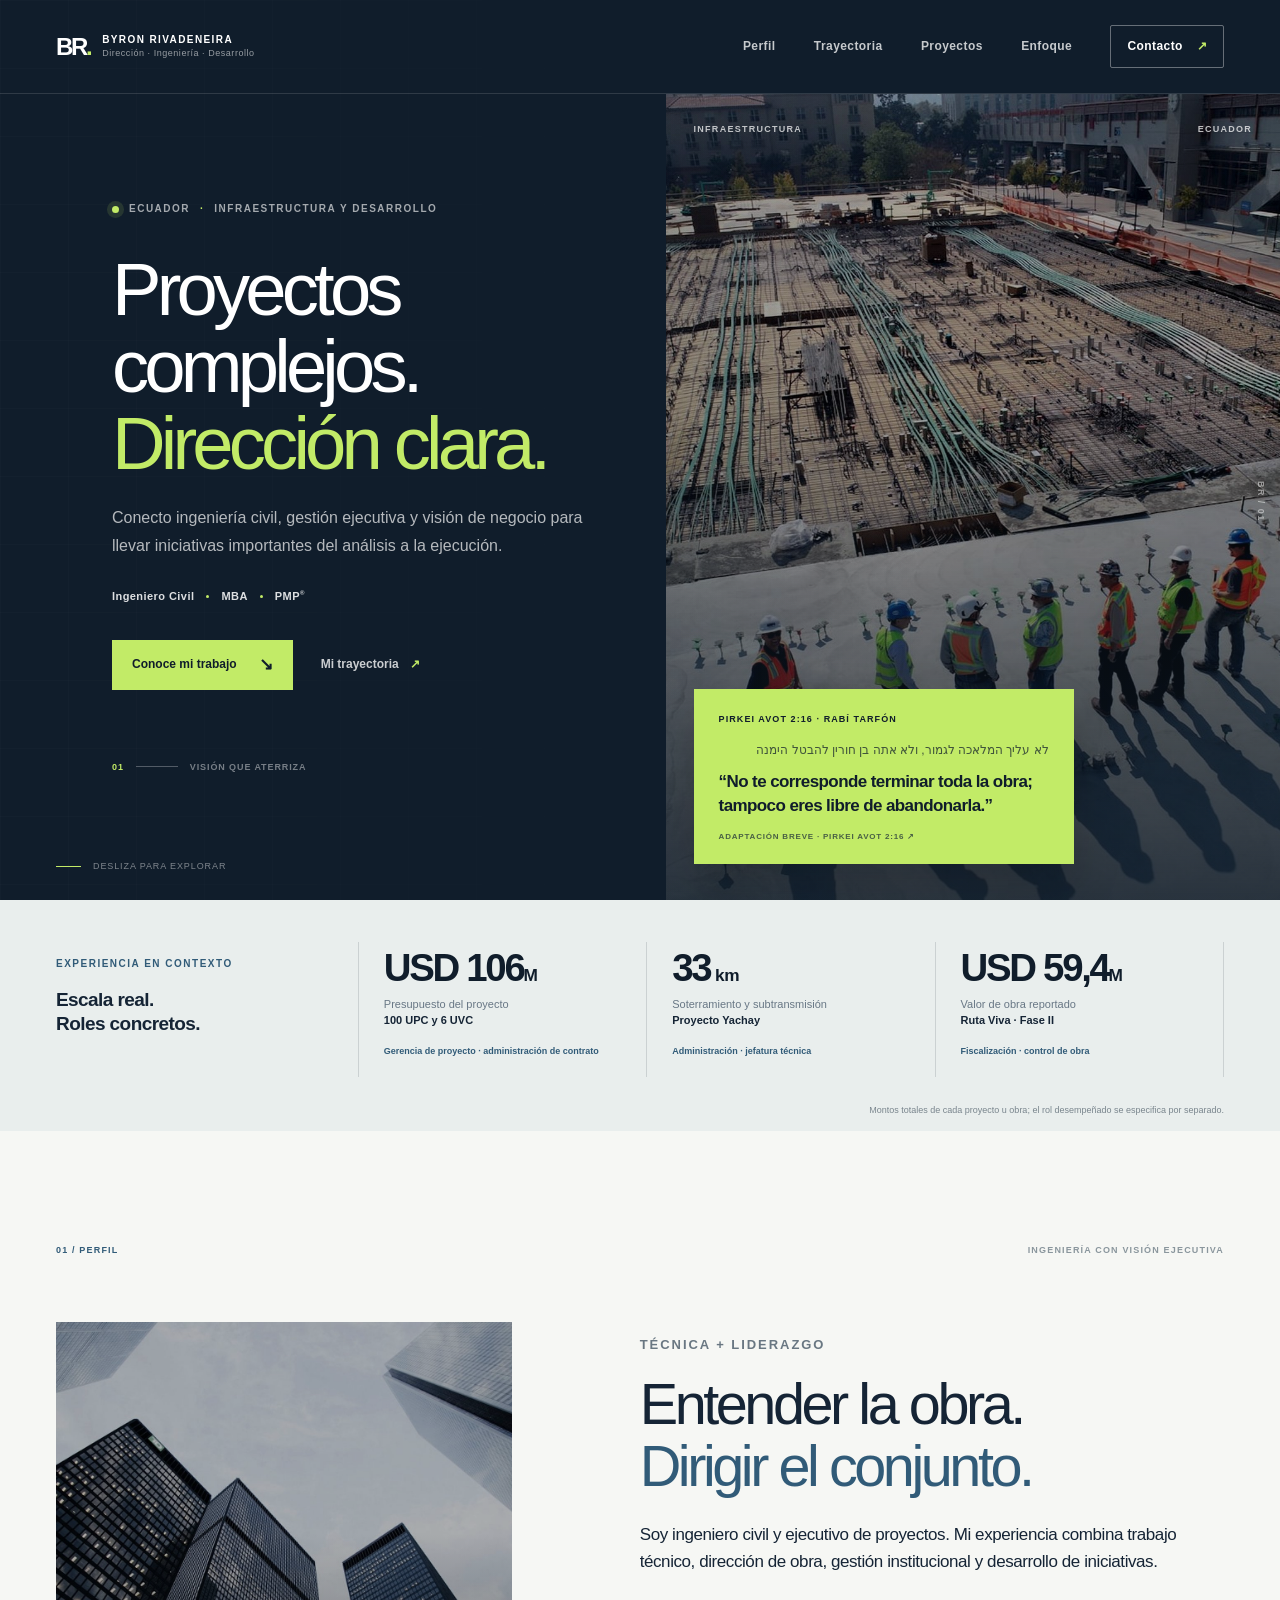
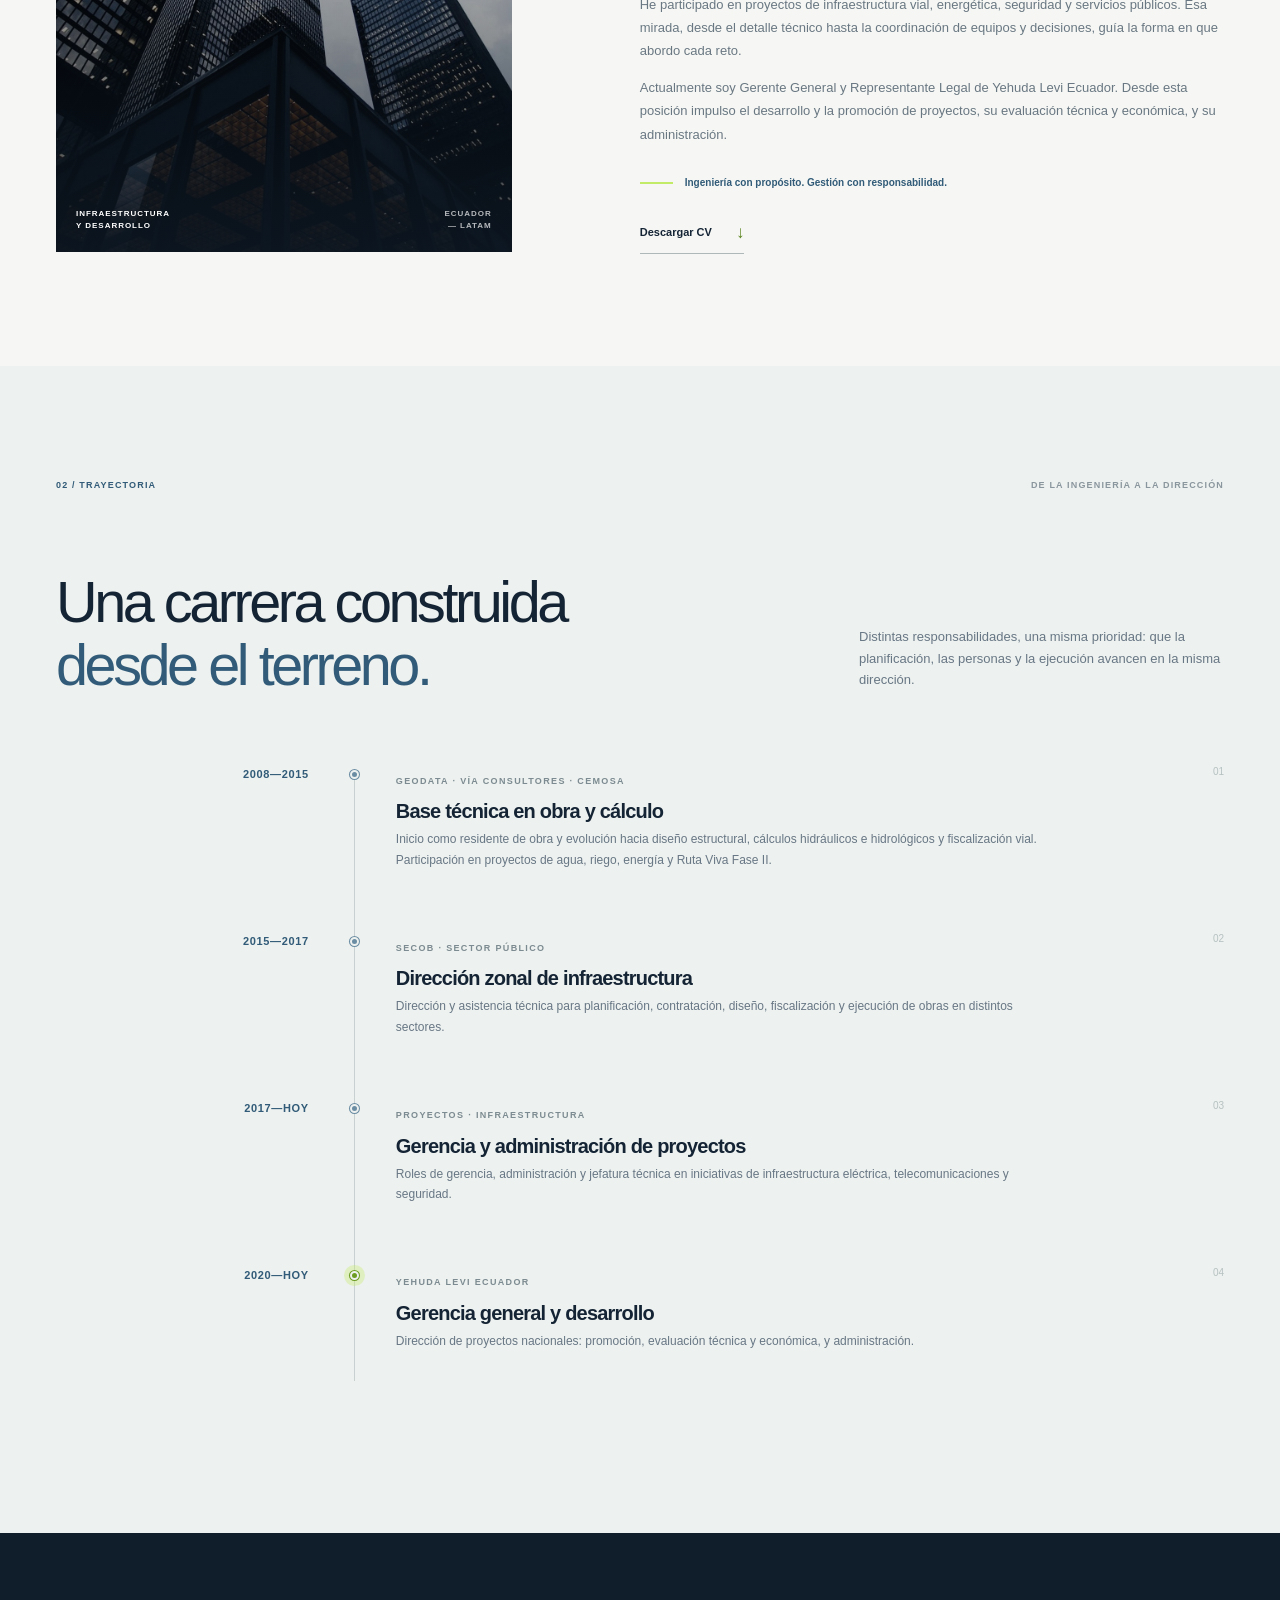
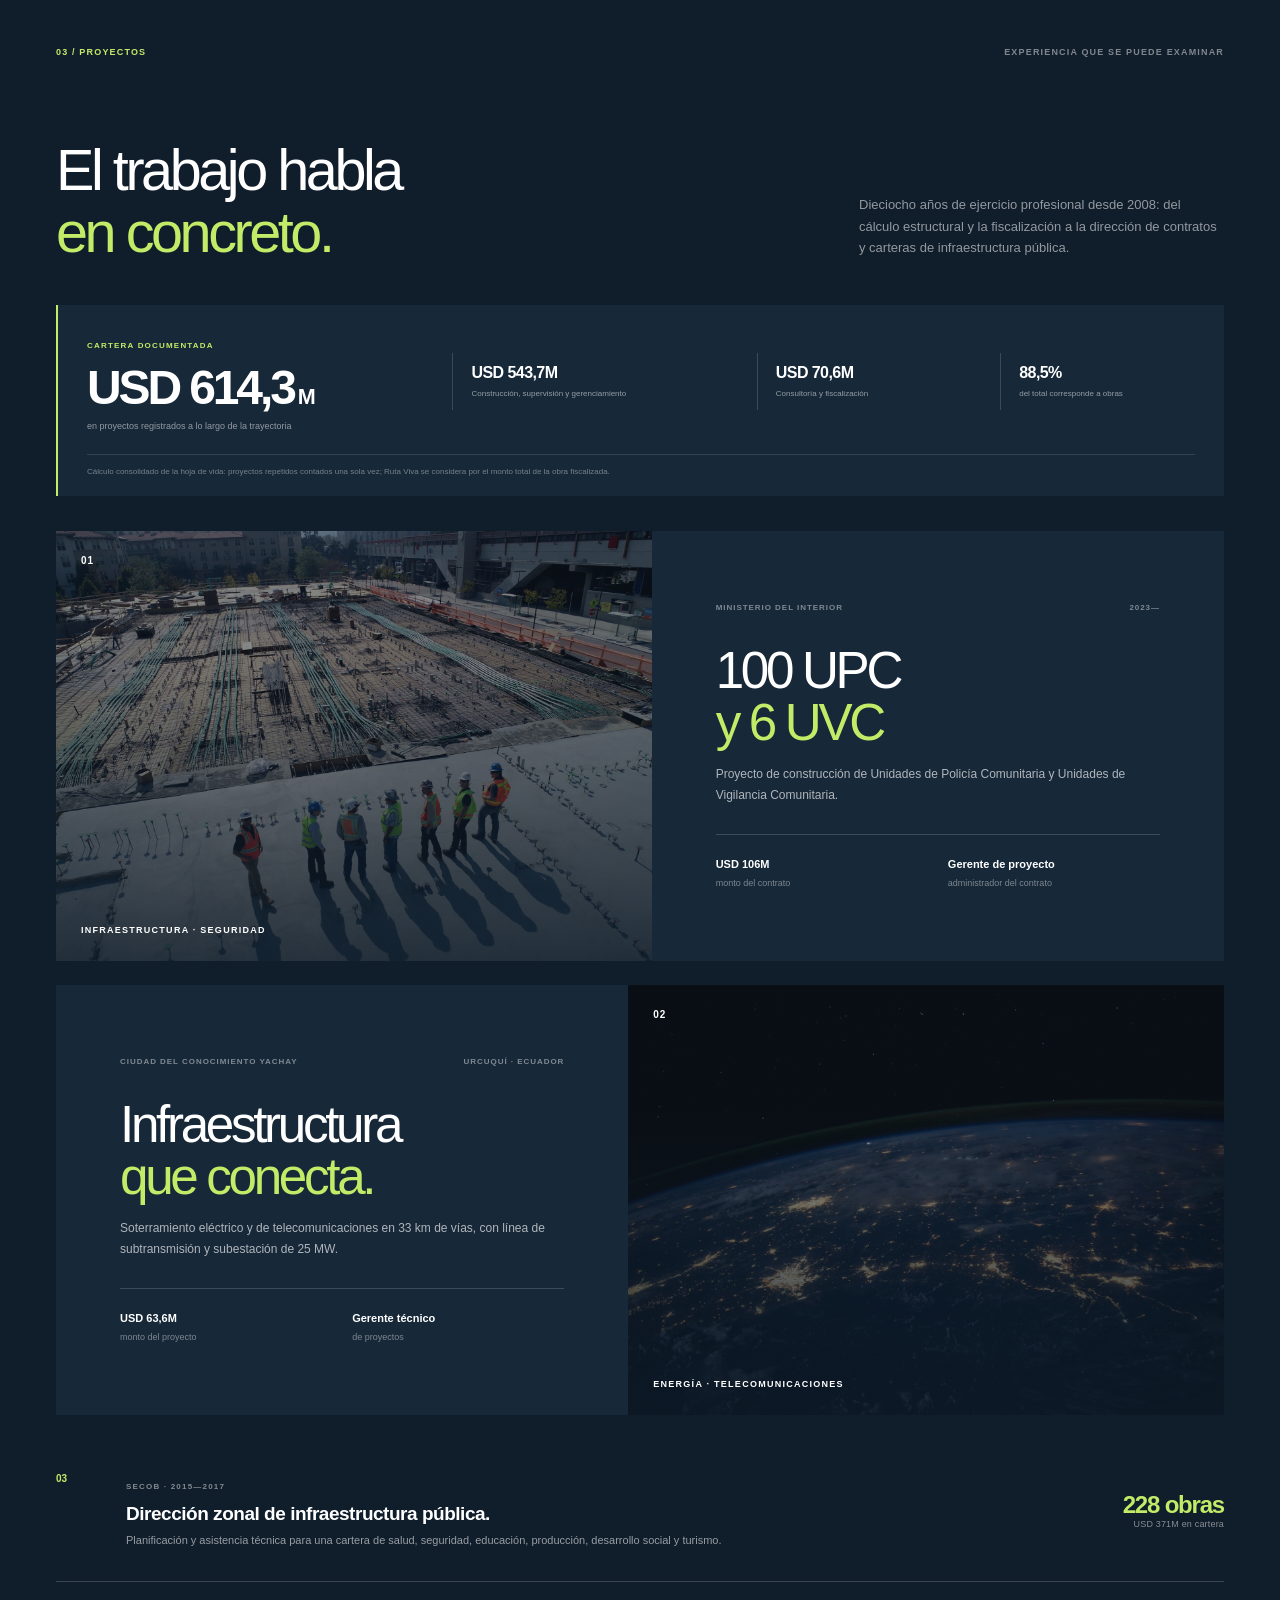
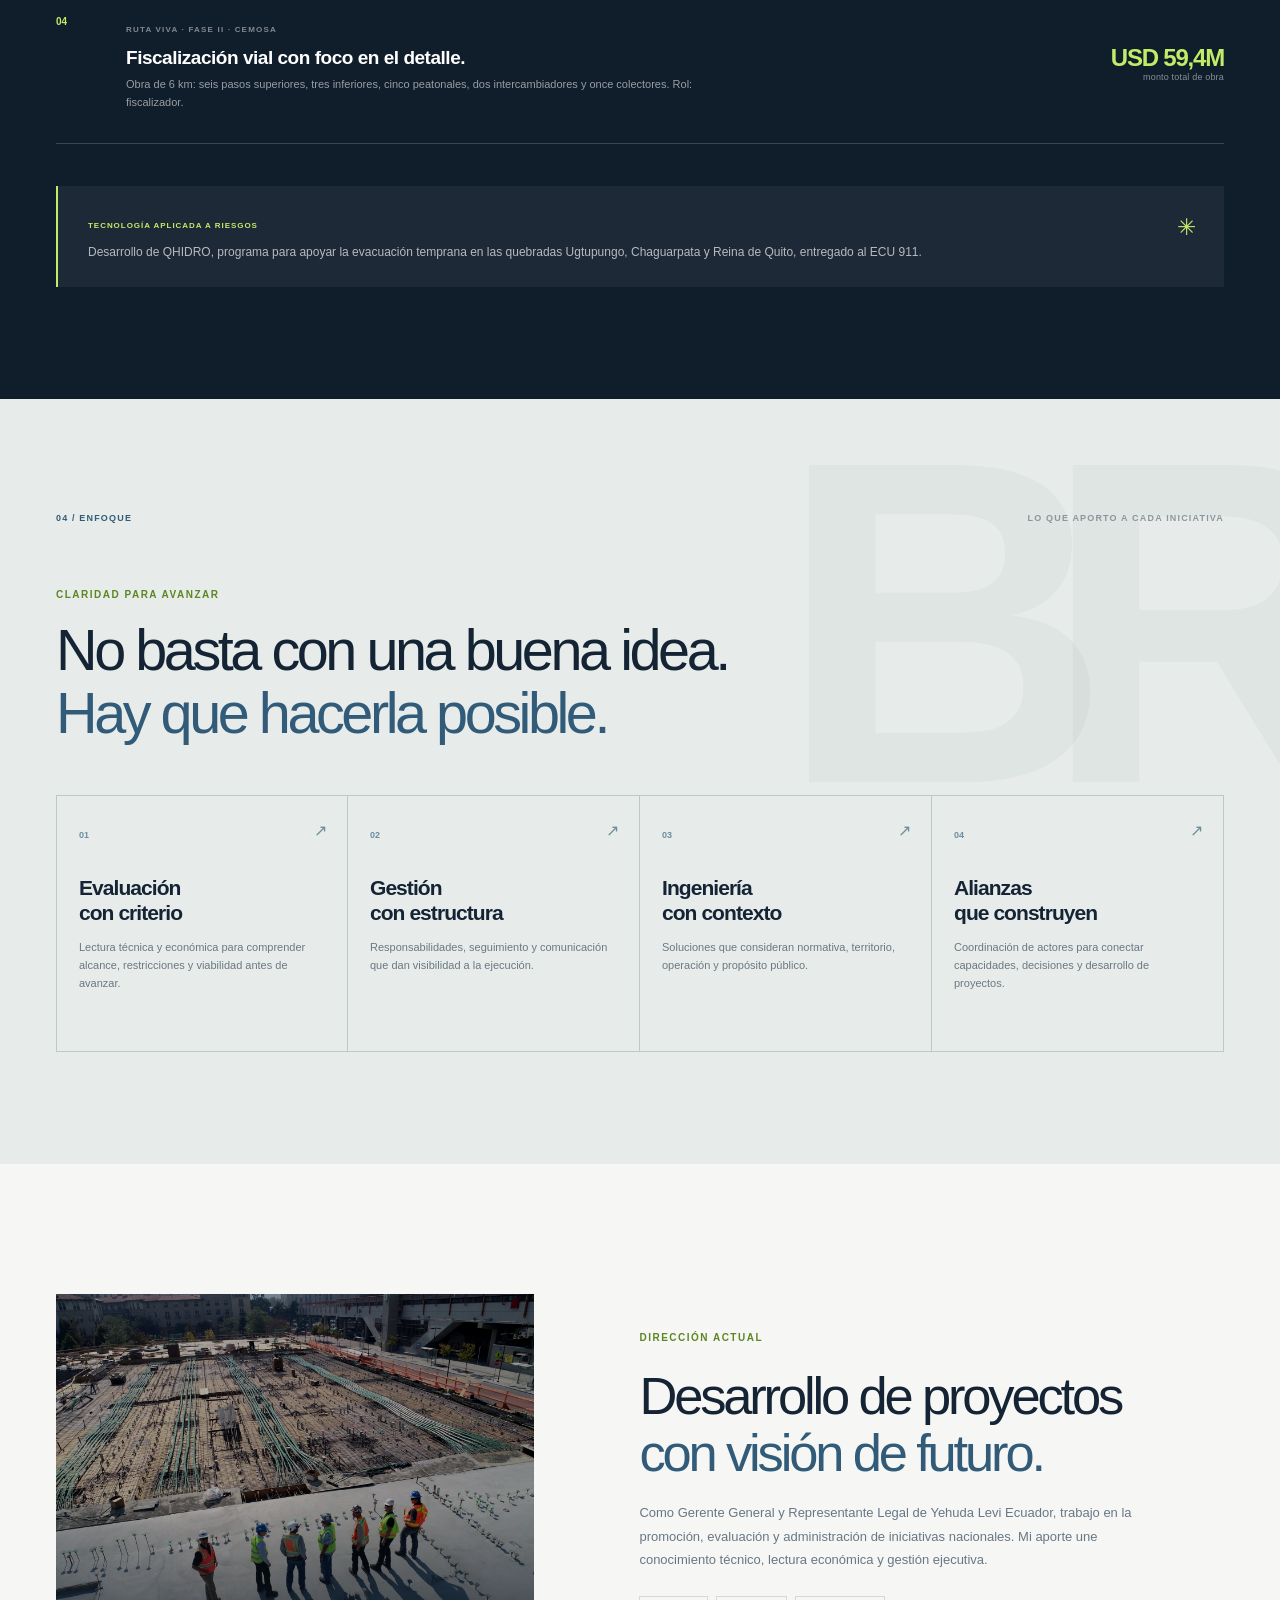
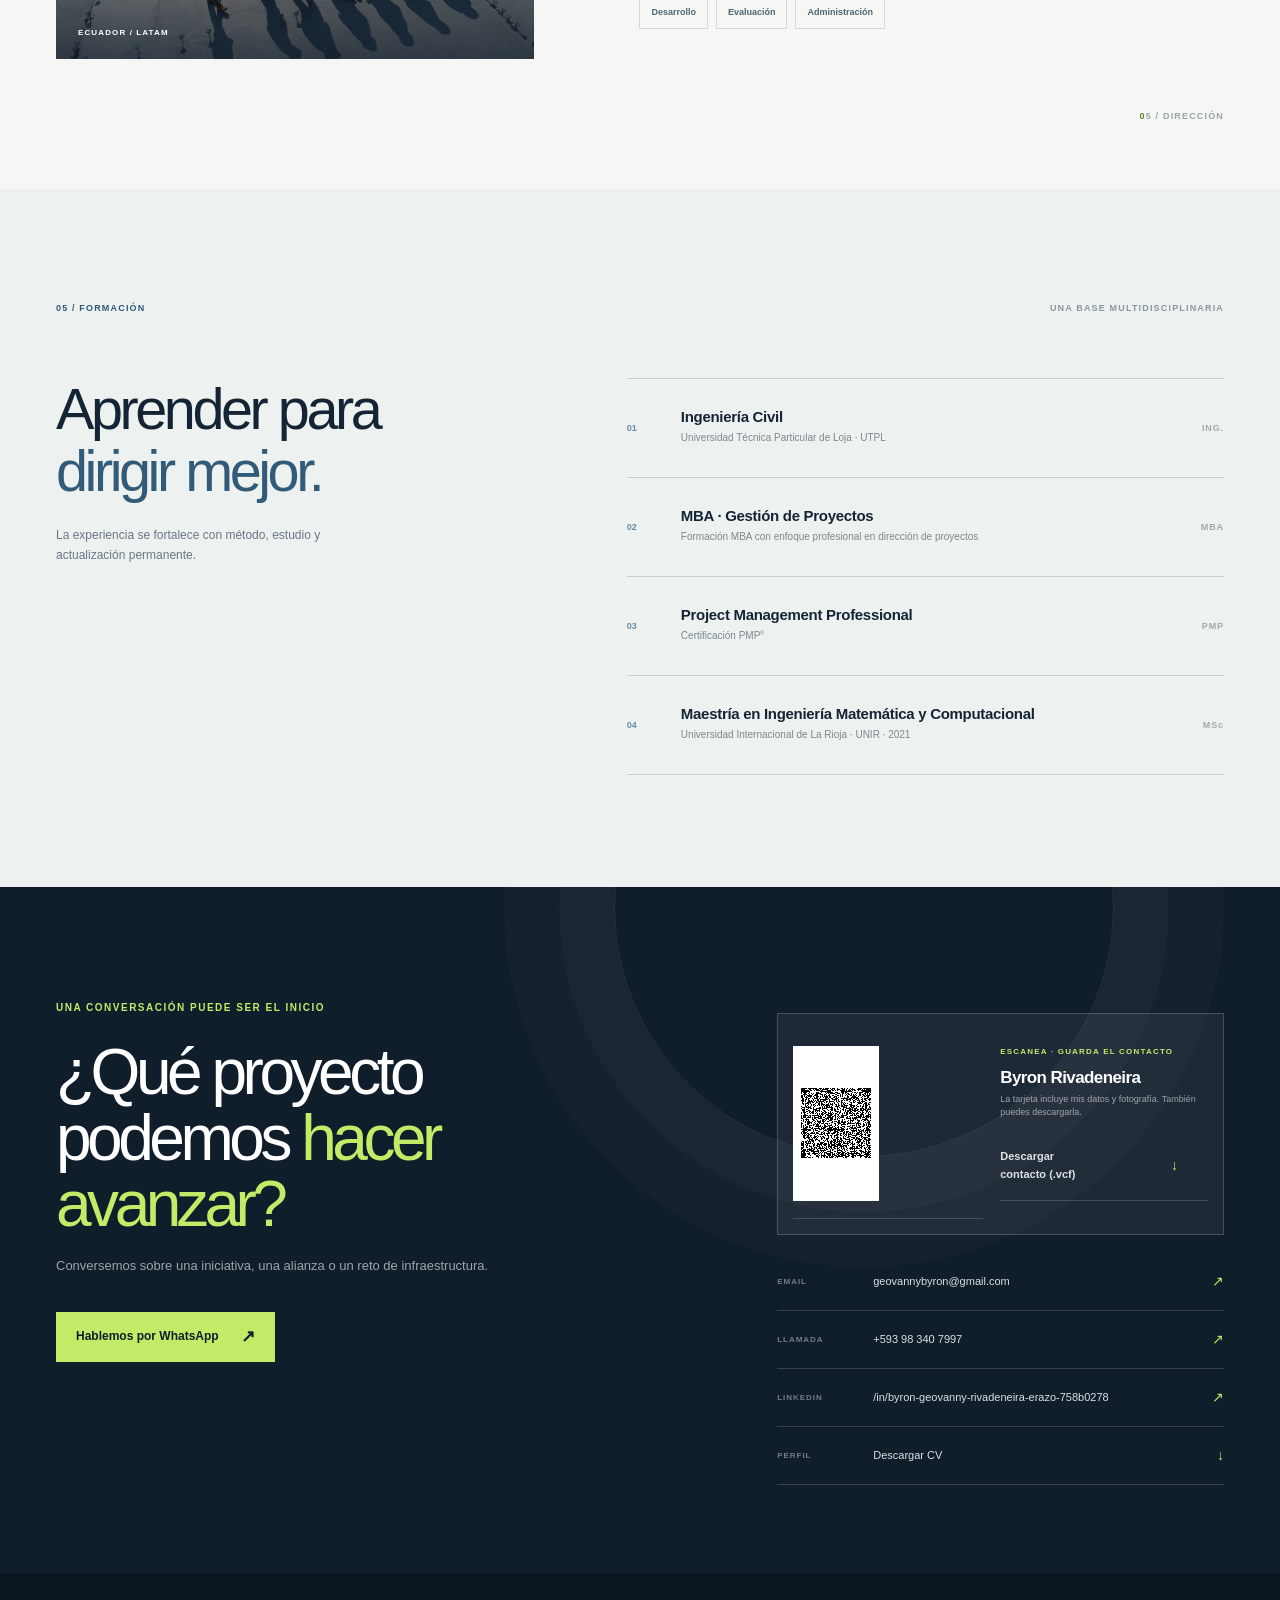
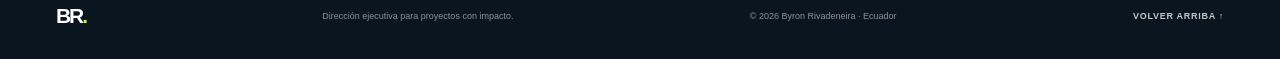
<file: index.html>
<!doctype html>
<html lang="es">
<head>
  <meta charset="utf-8">
  <meta name="viewport" content="width=device-width, initial-scale=1">
  <meta name="theme-color" content="#101d2b">
  <title>Byron Rivadeneira | Dirección ejecutiva e infraestructura</title>
  <meta name="description" content="Byron Rivadeneira, ingeniero civil, MBA y PMP®. Dirección ejecutiva, desarrollo y gestión de proyectos de infraestructura en Ecuador.">
  <meta name="author" content="Byron Geovanny Rivadeneira Erazo">
  <meta property="og:title" content="Byron Rivadeneira | Dirección ejecutiva e infraestructura">
  <meta property="og:description" content="Ingeniería, gestión y visión ejecutiva para proyectos que transforman territorios.">
  <meta property="og:type" content="website">
  <meta property="og:locale" content="es_EC">
  <meta property="og:image" content="assets/hero-1.jpg">
  <link rel="canonical" href="https://byronrivadeneira.com/">
  <link rel="stylesheet" href="css/styles-v4.css">
  <script>document.documentElement.classList.add('js');</script>
</head>
<body>
  <div class="scroll-progress" id="scrollProgress" aria-hidden="true"></div>

  <header class="site-header" id="top">
    <a class="brand" href="#inicio" aria-label="Byron Rivadeneira, inicio">
      <span class="brand-mark">BR<span>.</span></span>
      <span class="brand-name">BYRON RIVADENEIRA<small>Dirección · Ingeniería · Desarrollo</small></span>
    </a>
    <nav class="desktop-nav" aria-label="Navegación principal">
      <a href="#perfil">Perfil</a>
      <a href="#trayectoria">Trayectoria</a>
      <a href="#proyectos">Proyectos</a>
      <a href="#enfoque">Enfoque</a>
      <a class="nav-contact" href="#contacto">Contacto <span aria-hidden="true">↗</span></a>
    </nav>
    <button class="menu-toggle" id="menuToggle" type="button" aria-label="Abrir menú" aria-expanded="false" aria-controls="mobileNav">
      <span></span><span></span>
    </button>
  </header>

  <nav class="mobile-nav" id="mobileNav" aria-label="Navegación móvil" aria-hidden="true">
    <div class="mobile-nav-inner">
      <span class="eyebrow">MENÚ</span>
      <a href="#perfil">Perfil <span>01</span></a>
      <a href="#trayectoria">Trayectoria <span>02</span></a>
      <a href="#proyectos">Proyectos <span>03</span></a>
      <a href="#enfoque">Enfoque <span>04</span></a>
      <a href="#contacto">Contacto <span>05</span></a>
      <p>Ecuador · Abierto a conversaciones en la región</p>
    </div>
  </nav>

  <main>
    <section class="hero" id="inicio" aria-labelledby="heroTitle">
      <div class="hero-copy">
        <div class="hero-kicker"><span class="signal"></span> Ecuador <i>·</i> Infraestructura y desarrollo</div>
        <h1 id="heroTitle">Proyectos complejos.<br><em>Dirección clara.</em></h1>
        <p class="hero-lead">Conecto ingeniería civil, gestión ejecutiva y visión de negocio para llevar iniciativas importantes del análisis a la ejecución.</p>
        <div class="hero-credentials" aria-label="Credenciales">
          <span>Ingeniero Civil</span><b></b><span>MBA</span><b></b><span>PMP<sup>®</sup></span>
        </div>
        <div class="hero-actions">
          <a class="button button-lime" href="#proyectos">Conoce mi trabajo <span aria-hidden="true">↘</span></a>
          <a class="text-link" href="#perfil">Mi trayectoria <span aria-hidden="true">↗</span></a>
        </div>
        <div class="hero-index"><span>01</span><span class="index-rule"></span><span>Visión que aterriza</span></div>
      </div>
      <div class="hero-visual">
        <img src="assets/hero-1.jpg" alt="Equipo trabajando en una obra de infraestructura; imagen referencial" fetchpriority="high">
        <div class="visual-shade"></div>
        <div class="visual-caption"><span>INFRAESTRUCTURA</span><span>ECUADOR</span></div>
        <div class="visual-card visual-quote">
          <span class="card-overline">PIRKEI AVOT 2:16 · RABÍ TARFÓN</span>
          <span class="quote-he" lang="he" dir="rtl">לא עליך המלאכה לגמור, ולא אתה בן חורין להבטל הימנה</span>
          <blockquote>“No te corresponde terminar toda la obra; tampoco eres libre de abandonarla.”</blockquote>
          <cite class="quote-attribution"><a href="https://www.sefaria.org/Pirkei_Avot.2.16?lang=bi" target="_blank" rel="noopener">Adaptación breve · Pirkei Avot 2:16 ↗</a></cite>
        </div>
        <div class="visual-ornament" aria-hidden="true">BR / 01</div>
      </div>
      <a class="scroll-cue" href="#resultados"><span></span>Desliza para explorar</a>
    </section>

    <section class="proof-band" id="resultados" aria-label="Experiencia en proyectos">
      <div class="proof-intro"><span class="eyebrow">EXPERIENCIA EN CONTEXTO</span><p>Escala real.<br>Roles concretos.</p></div>
      <article class="proof-item">
        <strong>USD 106<span>M</span></strong>
        <p>Presupuesto del proyecto<br><b>100 UPC y 6 UVC</b></p>
        <span class="proof-role">Gerencia de proyecto · administración de contrato</span>
      </article>
      <article class="proof-item">
        <strong>33<span> km</span></strong>
        <p>Soterramiento y subtransmisión<br><b>Proyecto Yachay</b></p>
        <span class="proof-role">Administración · jefatura técnica</span>
      </article>
      <article class="proof-item">
        <strong>USD 59,4<span>M</span></strong>
        <p>Valor de obra reportado<br><b>Ruta Viva · Fase II</b></p>
        <span class="proof-role">Fiscalización · control de obra</span>
      </article>
      <p class="proof-note">Montos totales de cada proyecto u obra; el rol desempeñado se especifica por separado.</p>
    </section>

    <section class="profile section-pad" id="perfil" aria-labelledby="profileTitle">
      <div class="section-label reveal"><span>01 / PERFIL</span><span>INGENIERÍA CON VISIÓN EJECUTIVA</span></div>
      <div class="profile-grid">
        <div class="profile-photo reveal">
          <img src="assets/hero-2.jpg" alt="Rascacielos corporativos que representan el desarrollo urbano y la infraestructura" loading="lazy">
          <div class="photo-index"><span>INFRAESTRUCTURA<br>Y DESARROLLO</span><span>ECUADOR<br>— LATAM</span></div>
        </div>
        <div class="profile-content reveal">
          <p class="eyebrow accent">TÉCNICA + LIDERAZGO</p>
          <h2 id="profileTitle">Entender la obra.<br><em>Dirigir el conjunto.</em></h2>
          <p class="profile-lead">Soy ingeniero civil y ejecutivo de proyectos. Mi experiencia combina trabajo técnico, dirección de obra, gestión institucional y desarrollo de iniciativas.</p>
          <p>He participado en proyectos de infraestructura vial, energética, seguridad y servicios públicos. Esa mirada, desde el detalle técnico hasta la coordinación de equipos y decisiones, guía la forma en que abordo cada reto.</p>
          <p>Actualmente soy Gerente General y Representante Legal de Yehuda Levi Ecuador. Desde esta posición impulso el desarrollo y la promoción de proyectos, su evaluación técnica y económica, y su administración.</p>
          <div class="profile-signoff"><span class="sign-line"></span><span>Ingeniería con propósito. Gestión con responsabilidad.</span></div>
          <a class="inline-link" href="01 CV BYRON RIVADENEIRA 2026.pdf" download="CV_Byron_Rivadeneira_2026.pdf">Descargar CV <span aria-hidden="true">↓</span></a>
        </div>
      </div>
    </section>

    <section class="trajectory section-pad" id="trayectoria" aria-labelledby="trajectoryTitle">
      <div class="section-label reveal"><span>02 / TRAYECTORIA</span><span>DE LA INGENIERÍA A LA DIRECCIÓN</span></div>
      <div class="trajectory-head reveal">
        <h2 id="trajectoryTitle">Una carrera construida<br><em>desde el terreno.</em></h2>
        <p>Distintas responsabilidades, una misma prioridad: que la planificación, las personas y la ejecución avancen en la misma dirección.</p>
      </div>
      <div class="timeline">
        <article class="timeline-item reveal">
          <div class="timeline-year">2008—2015</div>
          <div class="timeline-dot"></div>
          <div class="timeline-body"><span class="eyebrow">GEODATA · VÍA CONSULTORES · CEMOSA</span><h3>Base técnica en obra y cálculo</h3><p>Inicio como residente de obra y evolución hacia diseño estructural, cálculos hidráulicos e hidrológicos y fiscalización vial. Participación en proyectos de agua, riego, energía y Ruta Viva Fase II.</p></div>
          <span class="timeline-mark">01</span>
        </article>
        <article class="timeline-item reveal">
          <div class="timeline-year">2015—2017</div>
          <div class="timeline-dot"></div>
          <div class="timeline-body"><span class="eyebrow">SECOB · SECTOR PÚBLICO</span><h3>Dirección zonal de infraestructura</h3><p>Dirección y asistencia técnica para planificación, contratación, diseño, fiscalización y ejecución de obras en distintos sectores.</p></div>
          <span class="timeline-mark">02</span>
        </article>
        <article class="timeline-item reveal">
          <div class="timeline-year">2017—HOY</div>
          <div class="timeline-dot"></div>
          <div class="timeline-body"><span class="eyebrow">PROYECTOS · INFRAESTRUCTURA</span><h3>Gerencia y administración de proyectos</h3><p>Roles de gerencia, administración y jefatura técnica en iniciativas de infraestructura eléctrica, telecomunicaciones y seguridad.</p></div>
          <span class="timeline-mark">03</span>
        </article>
        <article class="timeline-item reveal">
          <div class="timeline-year">2020—HOY</div>
          <div class="timeline-dot current"></div>
          <div class="timeline-body"><span class="eyebrow">YEHUDA LEVI ECUADOR</span><h3>Gerencia general y desarrollo</h3><p>Dirección de proyectos nacionales: promoción, evaluación técnica y económica, y administración.</p></div>
          <span class="timeline-mark">04</span>
        </article>
      </div>
    </section>

    <section class="projects section-pad" id="proyectos" aria-labelledby="projectsTitle">
      <div class="section-label reveal"><span>03 / PROYECTOS</span><span>EXPERIENCIA QUE SE PUEDE EXAMINAR</span></div>
      <div class="projects-head reveal">
        <h2 id="projectsTitle">El trabajo habla<br><em>en concreto.</em></h2>
        <p>Dieciocho años de ejercicio profesional desde 2008: del cálculo estructural y la fiscalización a la dirección de contratos y carteras de infraestructura pública.</p>
      </div>
      <div class="portfolio-ledger reveal">
        <div class="portfolio-ledger-total">
          <span class="eyebrow">CARTERA DOCUMENTADA</span>
          <strong>USD 614,3<small>M</small></strong>
          <p>en proyectos registrados a lo largo de la trayectoria</p>
        </div>
        <div class="portfolio-ledger-breakdown">
          <div><strong>USD 543,7M</strong><span>Construcción, supervisión y gerenciamiento</span></div>
          <div><strong>USD 70,6M</strong><span>Consultoría y fiscalización</span></div>
          <div><strong>88,5%</strong><span>del total corresponde a obras</span></div>
        </div>
        <p class="portfolio-ledger-note">Cálculo consolidado de la hoja de vida: proyectos repetidos contados una sola vez; Ruta Viva se considera por el monto total de la obra fiscalizada.</p>
      </div>
      <div class="project-list">
        <article class="project-card project-feature reveal">
          <div class="project-visual project-visual-one">
            <img src="assets/hero-1.jpg" alt="Equipo trabajando en una obra de infraestructura" loading="lazy">
            <span class="project-no">01</span><span class="project-category">INFRAESTRUCTURA · SEGURIDAD</span>
          </div>
          <div class="project-copy">
            <div class="project-top"><span>MINISTERIO DEL INTERIOR</span><span>2023—</span></div>
            <h3>100 UPC<br><em>y 6 UVC</em></h3>
            <p>Proyecto de construcción de Unidades de Policía Comunitaria y Unidades de Vigilancia Comunitaria.</p>
            <div class="project-facts"><span><b>USD 106M</b> monto del contrato</span><span><b>Gerente de proyecto</b> administrador del contrato</span></div>
          </div>
        </article>
        <article class="project-card project-feature project-reverse reveal">
          <div class="project-visual project-visual-two">
            <img src="assets/hero-3.jpg" alt="Vista nocturna de ciudades y redes de luz" loading="lazy">
            <span class="project-no">02</span><span class="project-category">ENERGÍA · TELECOMUNICACIONES</span>
          </div>
          <div class="project-copy">
            <div class="project-top"><span>CIUDAD DEL CONOCIMIENTO YACHAY</span><span>URCUQUÍ · ECUADOR</span></div>
            <h3>Infraestructura<br><em>que conecta.</em></h3>
            <p>Soterramiento eléctrico y de telecomunicaciones en 33 km de vías, con línea de subtransmisión y subestación de 25 MW.</p>
            <div class="project-facts"><span><b>USD 63,6M</b> monto del proyecto</span><span><b>Gerente técnico</b> de proyectos</span></div>
          </div>
        </article>
      </div>
      <article class="project-ribbon reveal">
        <span class="ribbon-number">03</span>
        <div><span class="eyebrow">SECOB · 2015—2017</span><h3>Dirección zonal de infraestructura pública.</h3><p>Planificación y asistencia técnica para una cartera de salud, seguridad, educación, producción, desarrollo social y turismo.</p></div>
        <strong>228 obras<small>USD 371M en cartera</small></strong>
      </article>
      <article class="project-ribbon reveal">
        <span class="ribbon-number">04</span>
        <div><span class="eyebrow">RUTA VIVA · FASE II · CEMOSA</span><h3>Fiscalización vial con foco en el detalle.</h3><p>Obra de 6 km: seis pasos superiores, tres inferiores, cinco peatonales, dos intercambiadores y once colectores. Rol: fiscalizador.</p></div>
        <strong>USD 59,4M<small>monto total de obra</small></strong>
      </article>
      <div class="project-note reveal"><span>TECNOLOGÍA APLICADA A RIESGOS</span><p>Desarrollo de QHIDRO, programa para apoyar la evacuación temprana en las quebradas Ugtupungo, Chaguarpata y Reina de Quito, entregado al ECU 911.</p><span class="note-spark" aria-hidden="true">✳</span></div>
    </section>

    <section class="approach section-pad" id="enfoque" aria-labelledby="approachTitle">
      <div class="approach-bg" aria-hidden="true">BR</div>
      <div class="section-label reveal"><span>04 / ENFOQUE</span><span>LO QUE APORTO A CADA INICIATIVA</span></div>
      <div class="approach-head reveal"><p class="eyebrow accent">CLARIDAD PARA AVANZAR</p><h2 id="approachTitle">No basta con una buena idea.<br><em>Hay que hacerla posible.</em></h2></div>
      <div class="approach-grid">
        <article class="approach-card reveal"><span>01</span><h3>Evaluación<br>con criterio</h3><p>Lectura técnica y económica para comprender alcance, restricciones y viabilidad antes de avanzar.</p><i aria-hidden="true">↗</i></article>
        <article class="approach-card reveal"><span>02</span><h3>Gestión<br>con estructura</h3><p>Responsabilidades, seguimiento y comunicación que dan visibilidad a la ejecución.</p><i aria-hidden="true">↗</i></article>
        <article class="approach-card reveal"><span>03</span><h3>Ingeniería<br>con contexto</h3><p>Soluciones que consideran normativa, territorio, operación y propósito público.</p><i aria-hidden="true">↗</i></article>
        <article class="approach-card reveal"><span>04</span><h3>Alianzas<br>que construyen</h3><p>Coordinación de actores para conectar capacidades, decisiones y desarrollo de proyectos.</p><i aria-hidden="true">↗</i></article>
      </div>
    </section>

    <section class="leadership section-pad" aria-labelledby="leadershipTitle">
      <div class="leadership-image reveal"><img src="assets/hero-1.jpg" alt="Trabajo de campo en una obra de infraestructura" loading="lazy"><span>ECUADOR / LATAM</span></div>
      <div class="leadership-copy reveal">
        <span class="eyebrow accent">DIRECCIÓN ACTUAL</span>
        <h2 id="leadershipTitle">Desarrollo de proyectos<br><em>con visión de futuro.</em></h2>
        <p>Como Gerente General y Representante Legal de Yehuda Levi Ecuador, trabajo en la promoción, evaluación y administración de iniciativas nacionales. Mi aporte une conocimiento técnico, lectura económica y gestión ejecutiva.</p>
        <div class="leadership-tags"><span>Desarrollo</span><span>Evaluación</span><span>Administración</span></div>
      </div>
      <div class="leadership-number">05<span> / DIRECCIÓN</span></div>
    </section>

    <section class="education section-pad" aria-labelledby="educationTitle">
      <div class="section-label reveal"><span>05 / FORMACIÓN</span><span>UNA BASE MULTIDISCIPLINARIA</span></div>
      <div class="education-grid">
        <div class="education-heading reveal"><h2 id="educationTitle">Aprender para<br><em>dirigir mejor.</em></h2><p>La experiencia se fortalece con método, estudio y actualización permanente.</p></div>
        <div class="education-list">
          <article class="education-item reveal"><span>01</span><div><h3>Ingeniería Civil</h3><p>Universidad Técnica Particular de Loja · UTPL</p></div><b>ING.</b></article>
          <article class="education-item reveal"><span>02</span><div><h3>MBA · Gestión de Proyectos</h3><p>Formación MBA con enfoque profesional en dirección de proyectos</p></div><b>MBA</b></article>
          <article class="education-item reveal"><span>03</span><div><h3>Project Management Professional</h3><p>Certificación PMP<sup>®</sup></p></div><b>PMP</b></article>
          <article class="education-item reveal"><span>04</span><div><h3>Maestría en Ingeniería Matemática y Computacional</h3><p>Universidad Internacional de La Rioja · UNIR · 2021</p></div><b>MSc</b></article>
        </div>
      </div>
    </section>

    <section class="contact" id="contacto" aria-labelledby="contactTitle">
      <div class="contact-orbit" aria-hidden="true"></div>
      <div class="contact-content reveal">
        <span class="eyebrow">UNA CONVERSACIÓN PUEDE SER EL INICIO</span>
        <h2 id="contactTitle">¿Qué proyecto<br>podemos <em>hacer avanzar?</em></h2>
        <p>Conversemos sobre una iniciativa, una alianza o un reto de infraestructura.</p>
        <a class="button button-lime" href="https://wa.me/593983407997?text=Hola%20Byron%2C%20me%20gustar%C3%ADa%20conversar%20sobre%20un%20proyecto." target="_blank" rel="noopener">Hablemos por WhatsApp <span aria-hidden="true">↗</span></a>
      </div>
      <div class="contact-details reveal">
        <div class="contact-qr">
          <a class="contact-qr-link" href="assets/byron-contact.vcf" download="Byron_Rivadeneira.vcf" aria-label="Descargar el contacto de Byron Rivadeneira con fotografía">
            <img src="assets/byron-contact-vcard-qr.png" alt="Código QR cuadrado para guardar el contacto de Byron Rivadeneira con fotografía" width="240" height="240">
          </a>
          <div class="qr-copy">
            <span class="eyebrow">ESCANEA · GUARDA EL CONTACTO</span>
            <h3>Byron Rivadeneira</h3>
            <p>La tarjeta incluye mis datos y fotografía. También puedes descargarla.</p>
            <a href="assets/byron-contact.vcf" download="Byron_Rivadeneira.vcf">Descargar contacto (.vcf) <i aria-hidden="true">↓</i></a>
          </div>
        </div>
        <a href="mailto:geovannybyron@gmail.com"><span>EMAIL</span>geovannybyron@gmail.com <i aria-hidden="true">↗</i></a>
        <a href="tel:+593983407997"><span>LLAMADA</span>+593 98 340 7997 <i aria-hidden="true">↗</i></a>
        <a href="https://www.linkedin.com/in/byron-geovanny-rivadeneira-erazo-758b0278/" target="_blank" rel="noopener"><span>LINKEDIN</span>/in/byron-geovanny-rivadeneira-erazo-758b0278 <i aria-hidden="true">↗</i></a>
        <a href="01 CV BYRON RIVADENEIRA 2026.pdf" download="CV_Byron_Rivadeneira_2026.pdf"><span>PERFIL</span>Descargar CV <i aria-hidden="true">↓</i></a>
      </div>
    </section>
  </main>

  <footer class="site-footer">
    <a class="footer-brand" href="#inicio">BR<span>.</span></a>
    <p>Dirección ejecutiva para proyectos con impacto.</p>
    <span>© <span id="year">2026</span> Byron Rivadeneira · Ecuador</span>
    <a href="#top" class="back-top">VOLVER ARRIBA ↑</a>
  </footer>

  <script src="js/main-v4.js" defer></script>
</body>
</html>
</file>
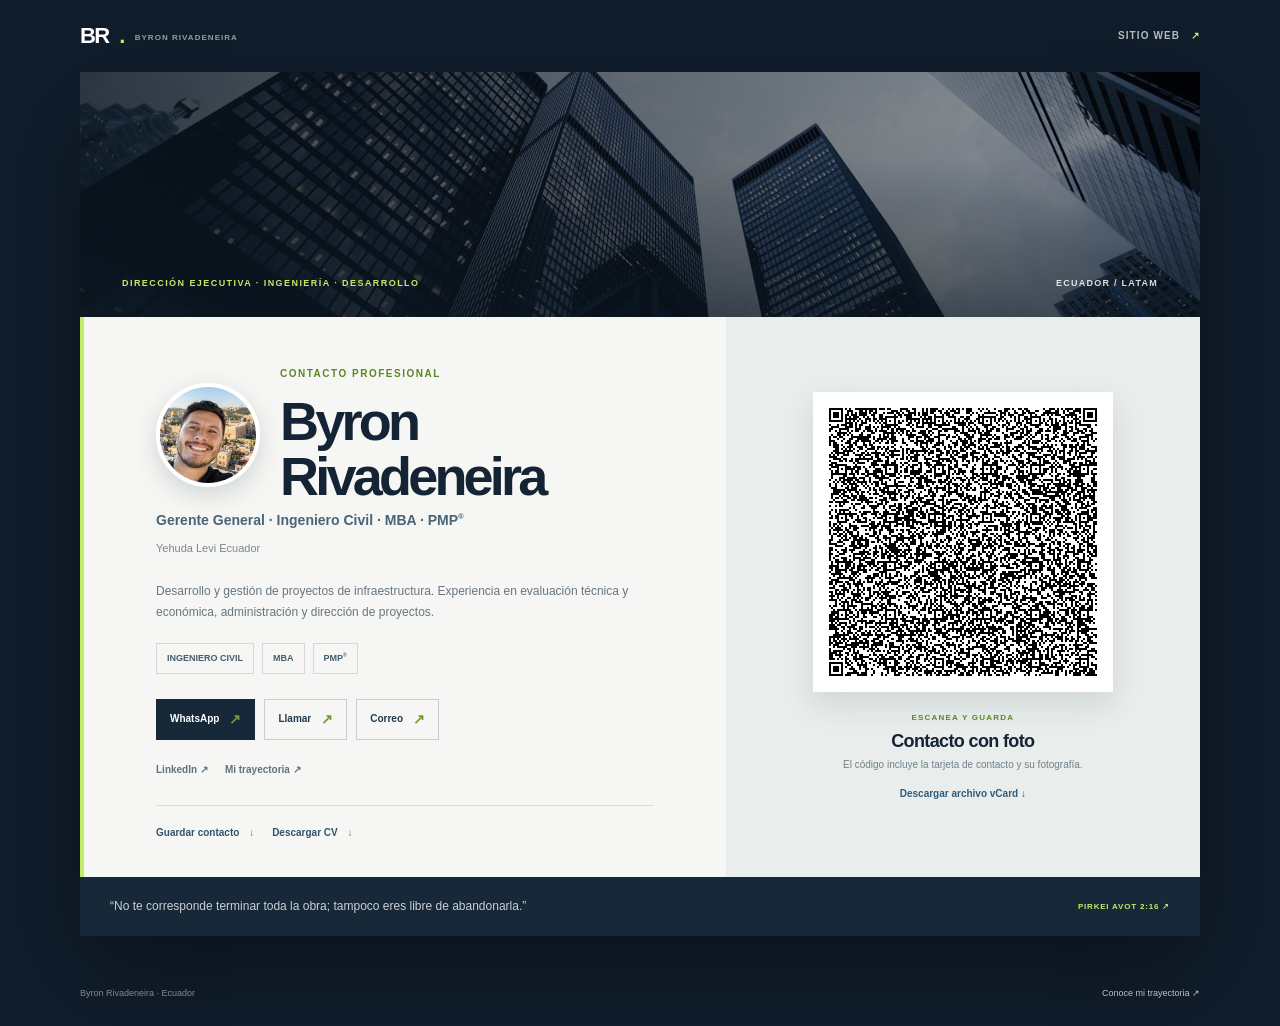
<file: tarjeta-digital.html>
<!doctype html>
<html lang="es">
<head>
  <meta charset="utf-8">
  <meta name="viewport" content="width=device-width, initial-scale=1">
  <meta name="theme-color" content="#101d2b">
  <title>Byron Rivadeneira | Tarjeta digital</title>
  <meta name="description" content="Tarjeta de contacto digital de Byron Rivadeneira, ingeniero civil, MBA y PMP®.">
  <link rel="stylesheet" href="css/styles-v4.css">
  <style>
    .digital-page { min-height: 100vh; background: #101d2b; color: #152435; }
    .digital-top { width: min(1120px, calc(100% - 48px)); margin: 0 auto; padding: 26px 0; display: flex; align-items: center; justify-content: space-between; color: white; }
    .digital-logo { display: inline-flex; align-items: center; gap: 11px; font: 800 22px/.9 var(--display); letter-spacing: -.08em; }
    .digital-logo span { color: var(--lime); }
    .digital-logo small { display: block; margin-top: 5px; color: rgba(255,255,255,.56); font: 700 8px/1.3 var(--sans); letter-spacing: .13em; }
    .digital-top a:last-child { color: rgba(255,255,255,.7); font-size: 10px; font-weight: 700; letter-spacing: .11em; text-transform: uppercase; }
    .digital-top a:last-child span { color: var(--lime); margin-left: 7px; }
    .digital-shell { width: min(1120px, calc(100% - 48px)); margin: 0 auto 50px; box-shadow: 0 35px 100px rgba(0,0,0,.32); }
    .digital-cover { min-height: 245px; position: relative; overflow: hidden; display: flex; align-items: end; padding: 26px 42px; background: #22394b; color: white; }
    .digital-cover img { position: absolute; inset: 0; width: 100%; height: 100%; object-fit: cover; object-position: 50% 46%; }
    .digital-cover::after { content: ''; position: absolute; inset: 0; background: linear-gradient(90deg, rgba(12,24,36,.77), rgba(12,24,36,.1)), linear-gradient(0deg, rgba(12,24,36,.54), transparent 65%); }
    .digital-cover-copy { position: relative; z-index: 1; display: flex; align-items: end; justify-content: space-between; width: 100%; gap: 20px; }
    .digital-cover-copy span { color: var(--lime); font-size: 9px; font-weight: 700; letter-spacing: .16em; }
    .digital-cover-copy b { color: rgba(255,255,255,.84); font-size: 9px; font-weight: 600; letter-spacing: .14em; }
    .digital-content { display: grid; grid-template-columns: 1.15fr .85fr; background: #f6f7f4; border-left: 4px solid var(--lime); }
    .digital-info { padding: 42px clamp(28px, 6vw, 72px) 36px; }
    .digital-info .eyebrow { color: #5d8624; }
    .digital-identity { display: flex; align-items: center; gap: 20px; }
    .digital-portrait { display: block; width: 104px; height: 104px; flex: 0 0 auto; border: 4px solid white; border-radius: 50%; object-fit: cover; object-position: center; box-shadow: 0 8px 24px rgba(21,36,53,.16); }
    .digital-info h1 { margin: 9px 0 6px; font: 700 clamp(34px, 4.5vw, 54px)/1.02 var(--display); letter-spacing: -.07em; }
    .digital-role { margin: 0; color: #496477; font: 600 14px/1.55 var(--display); }
    .digital-company { margin: 7px 0 0; color: #7a878d; font-size: 11px; }
    .digital-summary { max-width: 530px; margin: 24px 0 0; color: #677680; font-size: 12px; line-height: 1.75; }
    .digital-credentials { display: flex; flex-wrap: wrap; gap: 8px; margin-top: 20px; }
    .digital-credentials span { padding: 7px 10px; border: 1px solid #d1dad8; color: #445e6d; font-size: 9px; font-weight: 700; }
    .digital-actions { display: flex; flex-wrap: wrap; gap: 9px; margin-top: 25px; }
    .digital-action { min-height: 41px; display: inline-flex; align-items: center; gap: 10px; padding: 0 13px; border: 1px solid #c5cfcd; color: #23394a; font-size: 10px; font-weight: 700; transition: background .2s, color .2s, border-color .2s; }
    .digital-action:hover { border-color: #172838; background: #172838; color: white; }
    .digital-action.primary { border-color: #172838; background: #172838; color: white; }
    .digital-action.primary:hover { border-color: #5d8624; background: #5d8624; }
    .digital-action .arrow { color: #739b35; font-size: 14px; }
    .digital-links { display: flex; flex-wrap: wrap; gap: 17px; margin-top: 22px; }
    .digital-links a { color: #60727d; font-size: 10px; font-weight: 700; }
    .digital-links a:hover { color: #5d8624; }
    .digital-downloads { display: flex; flex-wrap: wrap; gap: 18px; margin-top: 26px; padding-top: 19px; border-top: 1px solid #d6ddda; }
    .digital-downloads a { color: #335369; font-size: 10px; font-weight: 700; }
    .digital-downloads a span { margin-left: 7px; color: #5d8624; }
    .digital-qr-panel { align-self: stretch; display: flex; flex-direction: column; align-items: center; justify-content: center; padding: 34px 25px; background: #e9eeec; text-align: center; }
    .digital-qr-link { display: block; width: min(300px, 68vw); height: min(300px, 68vw); max-width: 100%; flex: 0 0 auto; margin: 0 !important; padding: 0; line-height: 0; }
    .digital-qr-link img { display: block; width: 100%; height: 100%; max-width: none; aspect-ratio: 1 / 1; object-fit: contain; padding: 8px; background: white; box-shadow: 0 12px 28px rgba(21,36,53,.12); image-rendering: pixelated; }
    .digital-qr-panel .eyebrow { margin-top: 20px; color: #5d8624; font-size: 8px; }
    .digital-qr-panel h2 { margin: 8px 0 5px; font: 700 18px var(--display); letter-spacing: -.035em; }
    .digital-qr-panel p { max-width: 250px; margin: 0; color: #718089; font-size: 10px; line-height: 1.55; }
    .digital-qr-panel a { margin-top: 13px; color: #315b78; font-size: 10px; font-weight: 700; }
    .digital-quote { display: flex; align-items: center; justify-content: space-between; gap: 25px; padding: 20px 30px; background: #172838; color: rgba(255,255,255,.78); }
    .digital-quote p { margin: 0; font: 500 12px/1.55 var(--display); }
    .digital-quote cite { flex: 0 0 auto; color: var(--lime); font-size: 8px; font-style: normal; font-weight: 700; letter-spacing: .1em; }
    .digital-footer { width: min(1120px, calc(100% - 48px)); margin: 0 auto; padding: 0 0 26px; display: flex; justify-content: space-between; gap: 16px; color: rgba(255,255,255,.48); font-size: 9px; }
    .digital-footer a { color: rgba(255,255,255,.73); }
    @media (max-width: 720px) {
      .digital-top, .digital-shell, .digital-footer { width: calc(100% - 28px); }
      .digital-top { padding: 18px 0; }
      .digital-cover { min-height: 176px; padding: 18px; }
      .digital-content { grid-template-columns: 1fr; }
      .digital-info { padding: 30px 22px; }
      .digital-identity { gap: 14px; }
      .digital-portrait { width: 82px; height: 82px; }
      .digital-info h1 { font-size: clamp(31px, 8.3vw, 45px); }
      .digital-role { font-size: 12px; }
      .digital-summary { margin-top: 17px; font-size: 11px; }
      .digital-qr-panel { padding: 28px 20px; }
      .digital-qr-link { width: min(270px, 72vw); height: min(270px, 72vw); }
      .digital-quote { align-items: start; flex-direction: column; gap: 9px; padding: 18px 22px; }
      .digital-quote p { font-size: 11px; }
      .digital-footer { flex-direction: column; padding-bottom: 18px; }
    }
    @media print {
      .digital-page { background: white; }
      .digital-top, .digital-footer { color: #60727d; }
      .digital-top a:last-child { display: none; }
      .digital-shell { margin: 0 auto; box-shadow: none; }
      .digital-cover { min-height: 160px; print-color-adjust: exact; }
      .digital-content, .digital-qr-panel, .digital-quote { print-color-adjust: exact; }
      .digital-actions a, .digital-links a, .digital-downloads a { text-decoration: none; }
    }
  </style>
</head>
<body class="digital-page">
  <header class="digital-top">
    <a class="digital-logo" href="index.html" aria-label="Byron Rivadeneira">
      BR<span>.</span><span><small>BYRON RIVADENEIRA</small></span>
    </a>
    <a href="index.html">Sitio web <span aria-hidden="true">↗</span></a>
  </header>

  <main class="digital-shell">
    <section class="digital-cover" aria-label="Imagen de arquitectura urbana">
      <img src="assets/hero-2.jpg" alt="Torres corporativas que evocan proyectos urbanos e infraestructura" fetchpriority="high">
      <div class="digital-cover-copy"><span>DIRECCIÓN EJECUTIVA · INGENIERÍA · DESARROLLO</span><b>ECUADOR / LATAM</b></div>
    </section>
    <section class="digital-content" aria-label="Tarjeta de presentación de Byron Rivadeneira">
      <div class="digital-info">
        <div class="digital-identity">
          <img class="digital-portrait" src="assets/byron-contact-photo.jpg" alt="Fotografía de Byron Rivadeneira para su tarjeta de contacto" width="600" height="600">
          <div><span class="eyebrow">CONTACTO PROFESIONAL</span><h1>Byron Rivadeneira</h1></div>
        </div>
        <p class="digital-role">Gerente General · Ingeniero Civil · MBA · PMP<sup>®</sup></p>
        <p class="digital-company">Yehuda Levi Ecuador</p>
        <p class="digital-summary">Desarrollo y gestión de proyectos de infraestructura. Experiencia en evaluación técnica y económica, administración y dirección de proyectos.</p>
        <div class="digital-credentials" aria-label="Credenciales"><span>INGENIERO CIVIL</span><span>MBA</span><span>PMP<sup>®</sup></span></div>
        <div class="digital-actions">
          <a class="digital-action primary" href="https://wa.me/593983407997" target="_blank" rel="noopener">WhatsApp <span class="arrow" aria-hidden="true">↗</span></a>
          <a class="digital-action" href="tel:+593983407997">Llamar <span class="arrow" aria-hidden="true">↗</span></a>
          <a class="digital-action" href="mailto:geovannybyron@gmail.com">Correo <span class="arrow" aria-hidden="true">↗</span></a>
        </div>
        <div class="digital-links">
          <a href="https://www.linkedin.com/in/byron-geovanny-rivadeneira-erazo-758b0278/" target="_blank" rel="noopener">LinkedIn ↗</a>
          <a href="index.html">Mi trayectoria ↗</a>
        </div>
        <div class="digital-downloads">
          <a href="assets/byron-contact.vcf" download="Byron_Rivadeneira.vcf">Guardar contacto <span>↓</span></a>
          <a href="01 CV BYRON RIVADENEIRA 2026.pdf" download="CV_Byron_Rivadeneira_2026.pdf">Descargar CV <span>↓</span></a>
        </div>
      </div>
      <aside class="digital-qr-panel">
        <a class="digital-qr-link" href="assets/byron-contact.vcf" download="Byron_Rivadeneira.vcf" aria-label="Descargar el contacto de Byron Rivadeneira con fotografía">
          <img src="assets/byron-contact-vcard-qr.png" alt="Código QR cuadrado que guarda el contacto de Byron Rivadeneira con fotografía" width="1692" height="1692">
        </a>
        <span class="eyebrow">ESCANEA Y GUARDA</span>
        <h2>Contacto con foto</h2>
        <p>El código incluye la tarjeta de contacto y su fotografía.</p>
        <a href="assets/byron-contact.vcf" download="Byron_Rivadeneira.vcf">Descargar archivo vCard ↓</a>
      </aside>
    </section>
    <footer class="digital-quote">
      <p>“No te corresponde terminar toda la obra; tampoco eres libre de abandonarla.”</p>
      <cite><a href="https://www.sefaria.org/Pirkei_Avot.2.16?lang=bi" target="_blank" rel="noopener">PIRKEI AVOT 2:16 ↗</a></cite>
    </footer>
  </main>

  <footer class="digital-footer"><span>Byron Rivadeneira · Ecuador</span><a href="index.html">Conoce mi trayectoria ↗</a></footer>
</body>
</html>
</file>
<file: css/styles-v4.css>
:root {
  --navy: #101d2b;
  --navy-2: #172838;
  --ink: #152435;
  --muted: #687785;
  --paper: #f6f7f4;
  --white: #fff;
  --line: rgba(21, 36, 53, .14);
  --lime: #c2eb67;
  --blue: #315b78;
  --sans: 'DM Sans', 'Avenir Next', Avenir, Arial, sans-serif;
  --display: 'Manrope', 'Avenir Next', Avenir, Arial, sans-serif;
  --page: min(1280px, calc(100% - 112px));
  --ease: cubic-bezier(.22, 1, .36, 1);
}

*, *::before, *::after { box-sizing: border-box; }
html { scroll-behavior: smooth; scroll-padding-top: 88px; }
body { margin: 0; background: var(--paper); color: var(--ink); font: 16px/1.65 var(--sans); -webkit-font-smoothing: antialiased; }
body.menu-open { overflow: hidden; }
img { display: block; max-width: 100%; }
a { color: inherit; text-decoration: none; }
button { font: inherit; }
::selection { background: var(--lime); color: var(--navy); }

.scroll-progress { position: fixed; z-index: 1200; inset: 0 auto auto 0; height: 3px; width: 0; background: var(--lime); }
.site-header { position: absolute; z-index: 1001; inset: 0 0 auto; height: 94px; padding: 0 max(56px, calc((100% - 1440px) / 2)); display: flex; align-items: center; justify-content: space-between; color: var(--white); border-bottom: 1px solid rgba(255,255,255,.13); transition: background .3s, height .3s, box-shadow .3s; }
.site-header.is-stuck { position: fixed; height: 76px; background: rgba(16,29,43,.95); backdrop-filter: blur(16px); box-shadow: 0 10px 35px rgba(8,18,27,.14); }
.brand { display: flex; align-items: center; gap: 12px; }
.brand-mark, .footer-brand { font: 800 24px/.9 var(--display); letter-spacing: -.1em; }
.brand-mark span, .footer-brand span { color: var(--lime); }
.brand-name { display: grid; gap: 3px; font: 700 10px/1.15 var(--display); letter-spacing: .14em; }
.brand-name small { color: rgba(255,255,255,.56); font: 500 9px/1.25 var(--sans); letter-spacing: .06em; }
.desktop-nav { display: flex; align-items: center; gap: clamp(20px, 3vw, 42px); font-size: 12px; font-weight: 600; letter-spacing: .035em; }
.desktop-nav > a { color: rgba(255,255,255,.76); transition: color .2s; }
.desktop-nav > a:hover { color: var(--lime); }
.desktop-nav .nav-contact { padding: 11px 16px; border: 1px solid rgba(255,255,255,.36); border-radius: 2px; color: var(--white); }
.nav-contact span { color: var(--lime); margin-left: 10px; }
.menu-toggle { display: none; position: relative; z-index: 1003; width: 46px; height: 46px; padding: 12px; border: 1px solid rgba(255,255,255,.3); background: transparent; color: white; cursor: pointer; }
.menu-toggle span { display: block; height: 1px; width: 20px; margin: 5px 0; background: currentColor; transition: transform .25s; }
.menu-toggle[aria-expanded="true"] span:first-child { transform: translateY(3px) rotate(45deg); }
.menu-toggle[aria-expanded="true"] span:last-child { transform: translateY(-3px) rotate(-45deg); }
.mobile-nav { position: fixed; z-index: 1000; inset: 0; display: flex; align-items: center; background: var(--navy); color: white; opacity: 0; visibility: hidden; transition: opacity .3s, visibility .3s; }
.mobile-nav.is-open { opacity: 1; visibility: visible; }
.mobile-nav-inner { width: var(--page); margin: 0 auto; }
.mobile-nav .eyebrow { color: var(--lime); }
.mobile-nav-inner > a { display: flex; justify-content: space-between; align-items: center; padding: 15px 0; border-bottom: 1px solid rgba(255,255,255,.18); font: 600 clamp(28px, 8vw, 46px)/1.15 var(--display); }
.mobile-nav-inner > a span { font: 500 11px var(--sans); color: var(--lime); }
.mobile-nav-inner p { color: rgba(255,255,255,.58); font-size: 12px; margin-top: 28px; }

.hero { min-height: 760px; height: min(900px, 100svh); position: relative; display: grid; grid-template-columns: 52% 48%; overflow: hidden; background: var(--navy); color: white; }
.hero::before { content: ''; position: absolute; inset: 0 48% 0 0; pointer-events: none; opacity: .2; background-image: linear-gradient(rgba(255,255,255,.08) 1px, transparent 1px), linear-gradient(90deg, rgba(255,255,255,.08) 1px, transparent 1px); background-size: 68px 68px; mask-image: linear-gradient(90deg, black, transparent); }
.hero-copy { position: relative; z-index: 2; align-self: center; width: min(100% - 112px, 630px); margin: 74px 0 0 auto; padding-right: 32px; }
.hero-kicker, .eyebrow { font-size: 10px; font-weight: 700; letter-spacing: .15em; line-height: 1.45; text-transform: uppercase; }
.hero-kicker { display: flex; align-items: center; gap: 10px; color: rgba(255,255,255,.62); }
.hero-kicker i { color: var(--lime); font-style: normal; }
.signal { width: 7px; height: 7px; display: inline-block; border-radius: 50%; background: var(--lime); box-shadow: 0 0 0 5px rgba(194,235,103,.12); }
.hero h1 { max-width: 720px; margin: 34px 0 22px; font: 500 clamp(48px, 5.8vw, 82px)/1.04 var(--display); letter-spacing: -.065em; }
.hero h1 em, h2 em { color: var(--lime); font-style: normal; }
.hero-lead { max-width: 490px; color: rgba(255,255,255,.69); font-size: 16px; line-height: 1.75; }
.hero-credentials { display: flex; align-items: center; gap: 12px; margin-top: 27px; color: rgba(255,255,255,.86); font-size: 11px; font-weight: 600; letter-spacing: .04em; }
.hero-credentials b { width: 3px; height: 3px; border-radius: 50%; background: var(--lime); }
sup { font-size: .55em; vertical-align: super; }
.hero-actions { display: flex; align-items: center; gap: 28px; margin-top: 34px; }
.button { min-height: 50px; display: inline-flex; gap: 22px; align-items: center; justify-content: center; padding: 0 20px; font-size: 12px; font-weight: 700; transition: transform .25s, background .25s, color .25s; }
.button:hover { transform: translateY(-3px); }
.button-lime { background: var(--lime); color: var(--navy); }
.button-lime:hover { background: white; }
.button span { font-size: 17px; }
.text-link { color: rgba(255,255,255,.78); font-size: 12px; font-weight: 600; }
.text-link span { margin-left: 8px; color: var(--lime); }
.hero-index { display: flex; align-items: center; gap: 12px; margin-top: 72px; color: rgba(255,255,255,.43); font: 600 9px var(--sans); letter-spacing: .1em; text-transform: uppercase; }
.hero-index > span:first-child { color: var(--lime); }
.index-rule { width: 42px; height: 1px; background: rgba(255,255,255,.28); }
.hero-visual { position: relative; min-width: 0; overflow: hidden; margin: 94px 0 0; }
.hero-visual > img { position: absolute; inset: 0; width: 100%; height: 100%; object-fit: cover; object-position: 50% 50%; animation: image-arrive 1.2s var(--ease) both; }
.visual-shade { position: absolute; inset: 0; background: linear-gradient(180deg, rgba(16,29,43,.04) 38%, rgba(16,29,43,.78) 100%), linear-gradient(90deg, rgba(16,29,43,.15), transparent 42%); }
.visual-caption { position: absolute; top: 28px; left: 28px; right: 28px; display: flex; justify-content: space-between; color: rgba(255,255,255,.72); font-size: 9px; font-weight: 700; letter-spacing: .14em; }
.visual-card { position: absolute; left: 28px; bottom: 36px; width: min(300px, calc(100% - 56px)); min-height: 172px; padding: 23px 26px 20px; background: var(--lime); color: var(--navy); box-shadow: 0 20px 44px rgba(0,0,0,.2); }
.card-overline { display: block; font-size: 9px; font-weight: 800; letter-spacing: .12em; }
.visual-card.visual-quote { width: min(380px, calc(100% - 56px)); min-height: 0; padding: 23px 25px 21px; }
.visual-quote .quote-he { display: block; margin: 13px 0 9px; color: rgba(16,29,43,.73); font-size: 12px; line-height: 1.8; text-align: right; }
.visual-quote blockquote { margin: 0; max-width: 330px; font: 700 17px/1.4 var(--display); letter-spacing: -.035em; }
.visual-quote .quote-attribution { display: block; margin-top: 12px; color: #496044; font-size: 8px; font-style: normal; font-weight: 700; letter-spacing: .1em; text-transform: uppercase; }
.visual-card strong { display: block; margin: 12px 0 3px; font: 700 45px/.95 var(--display); letter-spacing: -.06em; }
.visual-card strong small { font: 600 17px var(--sans); letter-spacing: 0; }
.visual-card p { max-width: 210px; margin: 0; font-size: 11px; font-weight: 600; line-height: 1.45; }
.card-arrow { position: absolute; right: 22px; bottom: 20px; font-size: 19px; }
.visual-ornament { position: absolute; top: 48%; right: 14px; writing-mode: vertical-rl; color: rgba(255,255,255,.48); font: 600 9px var(--sans); letter-spacing: .16em; }
.scroll-cue { position: absolute; bottom: 26px; left: max(56px, calc((100% - 1280px) / 2)); display: flex; align-items: center; gap: 12px; color: rgba(255,255,255,.46); font-size: 9px; letter-spacing: .1em; text-transform: uppercase; }
.scroll-cue span { width: 25px; height: 1px; background: var(--lime); }

.proof-band { display: grid; grid-template-columns: 1.05fr 1fr 1fr 1fr; gap: 0; position: relative; padding: 42px max(56px, calc((100% - 1280px) / 2)) 54px; background: #e9eeed; }
.proof-intro, .proof-item { min-height: 125px; padding: 7px 25px 14px; border-right: 1px solid var(--line); }
.proof-intro { padding-left: 0; }
.proof-intro .eyebrow { color: var(--blue); }
.proof-intro p { margin: 13px 0 0; font: 600 19px/1.25 var(--display); letter-spacing: -.03em; }
.proof-item strong { display: block; color: var(--navy); font: 700 clamp(29px, 3vw, 43px)/1 var(--display); letter-spacing: -.06em; }
.proof-item strong span { font: 600 .45em var(--sans); letter-spacing: -.01em; }
.proof-item p { margin: 10px 0 7px; color: var(--muted); font-size: 11px; line-height: 1.45; }
.proof-item p b { color: var(--ink); font-weight: 700; }
.proof-role { color: var(--blue); font-size: 9px; font-weight: 700; }
.proof-note { position: absolute; right: max(56px, calc((100% - 1280px) / 2)); bottom: 13px; margin: 0; color: #79858d; font-size: 9px; }

.section-pad { padding: 112px 0; }
.section-label { width: var(--page); margin: 0 auto 62px; display: flex; justify-content: space-between; gap: 20px; color: #8a969d; font-size: 9px; font-weight: 700; letter-spacing: .13em; }
.section-label span:first-child { color: var(--blue); }
.profile { background: var(--paper); }
.profile-grid { width: var(--page); margin: 0 auto; display: grid; grid-template-columns: .78fr 1fr; gap: clamp(55px, 10vw, 140px); align-items: center; }
.profile-photo { height: min(530px, 52vw); min-height: 420px; position: relative; overflow: hidden; background: #d5d9d6; }
.profile-photo::after { content: ''; position: absolute; inset: 40% 0 0; background: linear-gradient(transparent, rgba(16,29,43,.73)); }
.profile-photo img { width: 100%; height: 100%; object-fit: cover; object-position: 52% 42%; filter: saturate(.78); }
.photo-index { position: absolute; z-index: 1; inset: auto 20px 20px; display: flex; justify-content: space-between; color: white; font-size: 8px; font-weight: 700; line-height: 1.5; letter-spacing: .12em; }
.photo-index span:last-child { text-align: right; color: rgba(255,255,255,.7); }
.accent { color: #5d8624; }
.profile-content h2, .trajectory-head h2, .projects-head h2, .approach-head h2, .education-heading h2 { margin: 17px 0 24px; font: 500 clamp(37px, 4.5vw, 60px)/1.08 var(--display); letter-spacing: -.06em; }
.profile-content h2 em, .trajectory-head h2 em, .projects-head h2 em, .approach-head h2 em, .education-heading h2 em { color: var(--blue); }
.profile-content p { max-width: 620px; color: #697782; font-size: 13px; line-height: 1.8; }
.profile-content .profile-lead { color: var(--ink); font: 500 17px/1.6 var(--display); letter-spacing: -.025em; }
.profile-signoff { display: flex; align-items: center; gap: 12px; margin-top: 29px; color: var(--blue); font-size: 10px; font-weight: 700; }
.sign-line { width: 33px; height: 2px; background: var(--lime); }
.inline-link { display: inline-flex; align-items: center; gap: 24px; margin-top: 27px; padding-bottom: 6px; border-bottom: 1px solid #aeb8b8; font-size: 11px; font-weight: 700; }
.inline-link span { color: #5d8624; font-size: 17px; }

.trajectory { background: #edf1ef; }
.trajectory-head, .projects-head { width: var(--page); margin: 0 auto 45px; display: flex; justify-content: space-between; align-items: end; gap: 60px; }
.trajectory-head h2, .projects-head h2 { margin-bottom: 0; }
.trajectory-head > p, .projects-head > p { max-width: 365px; margin: 0 0 5px; color: var(--muted); font-size: 13px; }
.timeline { position: relative; width: var(--page); margin: 70px auto 0; }
.timeline::before { content: ''; position: absolute; top: 8px; bottom: 40px; left: 25.5%; width: 1px; background: #c8d1d0; }
.timeline-item { position: relative; display: grid; grid-template-columns: 25.5% 1fr 60px; gap: 0; min-height: 154px; padding-bottom: 38px; }
.timeline-year { padding: 2px 45px 0 0; text-align: right; color: var(--blue); font: 700 11px var(--display); letter-spacing: .06em; }
.timeline-dot { position: absolute; top: 4px; left: calc(25.5% - 4px); width: 9px; height: 9px; border: 2px solid #edf1ef; border-radius: 50%; background: #6b8da3; box-shadow: 0 0 0 1px #6b8da3; }
.timeline-dot.current { background: #6d9c22; box-shadow: 0 0 0 1px #6d9c22, 0 0 0 6px rgba(194,235,103,.35); }
.timeline-body { padding: 0 0 25px 42px; }
.timeline-body .eyebrow { color: #7c8b91; font-size: 9px; }
.timeline-body h3 { margin: 8px 0 6px; font: 600 20px var(--display); letter-spacing: -.04em; }
.timeline-body p { max-width: 650px; margin: 0; color: var(--muted); font-size: 12px; line-height: 1.7; }
.timeline-mark { align-self: start; justify-self: end; color: #b6c1c1; font: 500 10px var(--sans); }

.projects { background: var(--navy); color: white; }
.projects .section-label span:first-child { color: var(--lime); }
.projects .section-label span:last-child { color: rgba(255,255,255,.47); }
.projects-head { margin-bottom: 64px; }
.projects-head h2 em { color: var(--lime); }
.projects-head > p { color: rgba(255,255,255,.55); }
.portfolio-ledger { width: var(--page); margin: -23px auto 35px; padding: 25px 29px 18px; display: grid; grid-template-columns: .75fr 1.65fr; align-items: center; gap: 20px 28px; border-left: 2px solid var(--lime); background: #172838; }
.portfolio-ledger-total .eyebrow { color: var(--lime); font-size: 8px; }
.portfolio-ledger-total > strong { display: block; margin-top: 8px; font: 700 clamp(34px, 4vw, 48px)/1 var(--display); letter-spacing: -.065em; }
.portfolio-ledger-total > strong small { margin-left: 4px; font: 600 .45em var(--sans); letter-spacing: 0; }
.portfolio-ledger-total p { margin: 7px 0 0; color: rgba(255,255,255,.53); font-size: 9px; }
.portfolio-ledger-breakdown { display: grid; grid-template-columns: 1.25fr 1fr .8fr; }
.portfolio-ledger-breakdown > div { min-height: 57px; display: flex; flex-direction: column; justify-content: center; gap: 6px; padding: 0 18px; border-left: 1px solid rgba(255,255,255,.16); }
.portfolio-ledger-breakdown strong { color: white; font: 700 16px var(--display); letter-spacing: -.035em; }
.portfolio-ledger-breakdown span { color: rgba(255,255,255,.54); font-size: 8px; line-height: 1.45; }
.portfolio-ledger-note { grid-column: 1 / -1; margin: 0; padding-top: 11px; border-top: 1px solid rgba(255,255,255,.12); color: rgba(255,255,255,.42); font-size: 8px; line-height: 1.5; }
.project-list { width: var(--page); margin: 0 auto; }
.project-card { display: grid; grid-template-columns: 1.02fr .98fr; min-height: 430px; margin-bottom: 24px; background: #172838; }
.project-reverse { grid-template-columns: .98fr 1.02fr; }
.project-reverse .project-visual { order: 2; }
.project-visual { position: relative; min-height: 385px; overflow: hidden; background: #263b4c; }
.project-visual img { width: 100%; height: 100%; min-height: 385px; object-fit: cover; opacity: .75; transition: transform .8s var(--ease); }
.project-card:hover .project-visual img { transform: scale(1.035); }
.project-visual::after { content: ''; position: absolute; inset: 0; background: linear-gradient(180deg, rgba(13,27,41,.05) 30%, rgba(13,27,41,.76)); }
.project-no, .project-category { position: absolute; z-index: 1; color: white; }
.project-no { top: 24px; left: 25px; font: 600 10px var(--sans); letter-spacing: .1em; }
.project-category { bottom: 23px; left: 25px; font-size: 9px; font-weight: 700; letter-spacing: .14em; }
.project-copy { align-self: center; padding: 45px clamp(30px, 5vw, 70px); }
.project-top { display: flex; flex-wrap: wrap; justify-content: space-between; gap: 12px; color: rgba(255,255,255,.45); font-size: 8px; font-weight: 700; letter-spacing: .12em; }
.project-copy h3 { margin: 31px 0 15px; font: 500 clamp(36px, 4vw, 54px)/1.02 var(--display); letter-spacing: -.065em; }
.project-copy h3 em { color: var(--lime); font-style: normal; }
.project-copy > p { max-width: 470px; color: rgba(255,255,255,.66); font-size: 12px; line-height: 1.7; }
.project-facts { display: grid; grid-template-columns: 1fr 1fr; gap: 20px; margin-top: 29px; padding-top: 20px; border-top: 1px solid rgba(255,255,255,.16); }
.project-facts span { display: grid; gap: 3px; color: rgba(255,255,255,.44); font-size: 9px; }
.project-facts b { color: white; font-size: 11px; }
.project-ribbon { width: var(--page); margin: 0 auto; display: grid; grid-template-columns: 45px 1fr auto; gap: 25px; align-items: center; padding: 32px 0; border-bottom: 1px solid rgba(255,255,255,.18); }
.ribbon-number { align-self: start; color: var(--lime); font-size: 10px; font-weight: 700; }
.project-ribbon .eyebrow { color: rgba(255,255,255,.48); font-size: 8px; }
.project-ribbon h3 { margin: 6px 0; font: 600 19px var(--display); letter-spacing: -.025em; }
.project-ribbon p { max-width: 610px; margin: 0; color: rgba(255,255,255,.57); font-size: 11px; }
.project-ribbon > strong { color: var(--lime); font: 700 24px var(--display); letter-spacing: -.05em; text-align: right; }
.project-ribbon > strong small { display: block; color: rgba(255,255,255,.5); font: 500 9px var(--sans); letter-spacing: .02em; }
.project-note { position: relative; width: var(--page); margin: 42px auto 0; padding: 24px 30px; border-left: 2px solid var(--lime); background: rgba(255,255,255,.055); }
.project-note > span:first-child { color: var(--lime); font-size: 8px; font-weight: 700; letter-spacing: .12em; }
.project-note p { max-width: 890px; margin: 7px 0 0; color: rgba(255,255,255,.68); font-size: 12px; }
.note-spark { position: absolute; right: 28px; top: 23px; color: var(--lime); font-size: 23px; }

.approach { position: relative; overflow: hidden; background: #e7ecea; }
.approach .section-label { position: relative; z-index: 1; }
.approach-bg { position: absolute; top: 40px; right: -2vw; color: rgba(16,29,43,.035); font: 800 36vw/.8 var(--display); letter-spacing: -.15em; pointer-events: none; }
.approach-head { position: relative; z-index: 1; width: var(--page); margin: 0 auto 51px; }
.approach-head h2 { margin-bottom: 0; }
.approach-head h2 em { color: var(--blue); }
.approach-grid { position: relative; z-index: 1; width: var(--page); margin: 0 auto; display: grid; grid-template-columns: repeat(4, 1fr); border-top: 1px solid #bcc8c6; border-bottom: 1px solid #bcc8c6; }
.approach-card { position: relative; min-height: 255px; padding: 24px 22px 28px; border-right: 1px solid #bcc8c6; transition: background .25s, transform .25s; }
.approach-card:first-child { border-left: 1px solid #bcc8c6; }
.approach-card:hover { background: rgba(255,255,255,.58); transform: translateY(-5px); }
.approach-card > span { color: #6b8da3; font-size: 9px; font-weight: 700; }
.approach-card h3 { margin: 29px 0 12px; font: 600 21px/1.2 var(--display); letter-spacing: -.045em; }
.approach-card p { margin: 0; color: #6a7881; font-size: 11px; line-height: 1.65; }
.approach-card i { position: absolute; top: 22px; right: 20px; color: #6c8c9b; font-size: 16px; font-style: normal; }

.leadership { position: relative; display: grid; grid-template-columns: .9fr 1.1fr; gap: 9%; align-items: center; width: var(--page); margin: 0 auto; padding: 130px 0; }
.leadership-image { height: 365px; position: relative; overflow: hidden; }
.leadership-image::after { content: ''; position: absolute; inset: 55% 0 0; background: linear-gradient(transparent, rgba(16,29,43,.72)); }
.leadership-image img { width: 100%; height: 100%; object-fit: cover; }
.leadership-image span { position: absolute; z-index: 1; bottom: 20px; left: 22px; color: white; font-size: 8px; font-weight: 700; letter-spacing: .14em; }
.leadership-copy h2 { margin: 18px 0 20px; font: 500 clamp(37px, 4.1vw, 55px)/1.08 var(--display); letter-spacing: -.06em; }
.leadership-copy h2 em { color: var(--blue); font-style: normal; }
.leadership-copy > p { max-width: 530px; color: var(--muted); font-size: 13px; line-height: 1.8; }
.leadership-tags { display: flex; flex-wrap: wrap; gap: 8px; margin-top: 25px; }
.leadership-tags span { padding: 8px 11px; border: 1px solid #d2dad8; color: #506472; font-size: 9px; font-weight: 700; }
.leadership-number { position: absolute; right: 0; bottom: 65px; color: #97a5a6; font-size: 9px; font-weight: 700; letter-spacing: .13em; }
.leadership-number::first-letter { color: #5d8624; }

.education { background: #edf1ef; }
.education-grid { width: var(--page); margin: 0 auto; display: grid; grid-template-columns: .78fr 1fr; gap: 9%; }
.education-heading h2 { margin-top: 0; }
.education-heading h2 em { color: var(--blue); }
.education-heading p { max-width: 330px; color: var(--muted); font-size: 12px; }
.education-list { border-top: 1px solid #c7d0cf; }
.education-item { min-height: 99px; display: grid; grid-template-columns: 40px 1fr 50px; gap: 14px; align-items: center; border-bottom: 1px solid #c7d0cf; }
.education-item > span { color: #6b8da3; font: 700 9px var(--sans); }
.education-item h3 { margin: 0; font: 600 15px var(--display); letter-spacing: -.02em; }
.education-item p { margin: 5px 0 0; color: #7b888e; font-size: 10px; }
.education-item > b { justify-self: end; color: #9eaaab; font: 700 9px var(--sans); letter-spacing: .1em; }

.contact { position: relative; display: grid; grid-template-columns: 1.15fr .85fr; gap: 10%; overflow: hidden; padding: 106px max(56px, calc((100% - 1280px) / 2)) 88px; background: var(--navy); color: white; }
.contact-orbit { position: absolute; width: 500px; height: 500px; top: -230px; right: 13%; border: 1px solid rgba(255,255,255,.08); border-radius: 50%; box-shadow: 0 0 0 55px rgba(255,255,255,.025), 0 0 0 110px rgba(255,255,255,.018); }
.contact-content, .contact-details { position: relative; z-index: 1; }
.contact-content .eyebrow { color: var(--lime); }
.contact-content h2 { margin: 21px 0 17px; font: 500 clamp(43px, 5vw, 69px)/1.03 var(--display); letter-spacing: -.07em; }
.contact-content h2 em { color: var(--lime); font-style: normal; }
.contact-content > p { color: rgba(255,255,255,.6); font-size: 13px; }
.contact-content .button { margin-top: 23px; }
.contact-details { align-self: end; padding-top: 20px; }
.contact-qr { display: grid; grid-template-columns: 190px minmax(0, 1fr); align-items: center; gap: 17px; margin-bottom: 18px; padding: 15px; border: 1px solid rgba(255,255,255,.18); background: rgba(255,255,255,.055); }
.contact-qr-link { display: block; width: 190px; height: 190px; flex: none; }
.contact-qr-link img { display: block; width: 100%; height: 100%; max-width: none; object-fit: contain; padding: 6px; background: white; image-rendering: pixelated; }
.qr-copy .eyebrow { display: block; color: var(--lime); font-size: 8px; }
.qr-copy h3 { margin: 9px 0 5px; font: 600 17px/1.25 var(--display); letter-spacing: -.035em; }
.qr-copy p { margin: 0 0 10px; color: rgba(255,255,255,.56); font-size: 9px; line-height: 1.5; }
.qr-copy > a { display: inline-flex; align-items: center; gap: 10px; padding-bottom: 3px; border-bottom: 1px solid rgba(194,235,103,.5); color: var(--lime); font-size: 9px; font-weight: 700; }
.qr-copy > a i { font-size: 14px; font-style: normal; }
.contact-details a { position: relative; display: grid; grid-template-columns: 86px 1fr 20px; gap: 10px; align-items: center; padding: 17px 0; border-bottom: 1px solid rgba(255,255,255,.16); color: rgba(255,255,255,.86); font-size: 11px; }
.contact-details a > span { color: rgba(255,255,255,.42); font-size: 8px; font-weight: 700; letter-spacing: .12em; }
.contact-details a i { justify-self: end; color: var(--lime); font-size: 14px; font-style: normal; }
.contact-details a:hover { color: var(--lime); }
.site-footer { min-height: 86px; display: flex; align-items: center; justify-content: space-between; gap: 20px; padding: 20px max(56px, calc((100% - 1280px) / 2)); background: #0b1520; color: rgba(255,255,255,.53); }
.footer-brand { color: white; font-size: 21px; }
.site-footer p, .site-footer > span, .back-top { margin: 0; font-size: 9px; }
.back-top { color: rgba(255,255,255,.76); font-weight: 700; letter-spacing: .08em; }

.js .reveal { opacity: 0; transform: translateY(20px); transition: opacity .75s var(--ease), transform .75s var(--ease); }
.js .reveal.is-visible { opacity: 1; transform: none; }
.js .approach-card:nth-child(2), .js .education-item:nth-child(2) { transition-delay: .08s; }
.js .approach-card:nth-child(3), .js .education-item:nth-child(3) { transition-delay: .16s; }
.js .approach-card:nth-child(4), .js .education-item:nth-child(4) { transition-delay: .24s; }
@keyframes image-arrive { from { transform: scale(1.06); filter: brightness(.8); } to { transform: scale(1); filter: brightness(1); } }

@media (max-width: 1050px) {
  :root { --page: min(100% - 72px, 900px); }
  .site-header { padding-inline: 36px; }
  .desktop-nav { gap: 18px; }
  .desktop-nav > a { font-size: 11px; }
  .hero { grid-template-columns: 50% 50%; }
  .hero-copy { width: calc(100% - 72px); }
  .hero h1 { font-size: clamp(46px, 6vw, 70px); }
  .proof-band { padding-inline: 36px; grid-template-columns: 1fr 1fr 1fr; }
  .proof-intro { grid-column: 1 / -1; min-height: initial; margin-bottom: 20px; }
  .proof-intro p br { display: none; }
  .proof-item:first-of-type { padding-left: 0; }
  .proof-note { right: 36px; }
  .section-pad { padding-block: 90px; }
  .project-card, .project-reverse { grid-template-columns: 1fr 1fr; }
  .approach-card { padding-inline: 16px; }
}
@media (max-width: 760px) {
  :root { --page: calc(100% - 42px); }
  html { scroll-padding-top: 72px; }
  .site-header { height: 72px; padding-inline: 21px; }
  .site-header.is-stuck { height: 68px; }
  .brand-mark { font-size: 22px; }
  .brand-name { font-size: 8px; }
  .brand-name small { font-size: 8px; }
  .desktop-nav { display: none; }
  .menu-toggle { display: block; }
  .hero { min-height: unset; height: auto; display: flex; flex-direction: column; padding-top: 72px; }
  .hero::before { inset: 0 0 auto; height: 620px; background-size: 48px 48px; }
  .hero-copy { width: var(--page); margin: 0 auto; padding: 72px 0 50px; }
  .hero h1 { margin-top: 26px; font-size: clamp(45px, 12vw, 68px); }
  .hero-lead { max-width: 430px; font-size: 14px; }
  .hero-credentials { gap: 9px; font-size: 10px; }
  .hero-actions { gap: 20px; flex-wrap: wrap; margin-top: 28px; }
  .button { min-height: 48px; padding-inline: 15px; gap: 14px; font-size: 11px; }
  .hero-index { margin-top: 42px; }
  .hero-visual { height: min(112vw, 450px); min-height: 315px; margin: 0 0 35px 21px; }
  .visual-caption { top: 17px; left: 16px; right: 16px; font-size: 8px; }
  .visual-card { left: 15px; bottom: 15px; width: 245px; min-height: 148px; padding: 17px 19px; }
  .visual-card.visual-quote { width: min(340px, calc(100% - 30px)); min-height: 0; padding: 16px 18px 15px; }
  .visual-quote .quote-he { margin: 9px 0 6px; font-size: 10px; }
  .visual-quote blockquote { font-size: 14px; }
  .visual-quote .quote-attribution { margin-top: 8px; font-size: 7px; }
  .visual-card strong { font-size: 39px; }
  .visual-card p { font-size: 10px; }
  .scroll-cue { display: none; }
  .proof-band { grid-template-columns: 1fr 1fr; padding: 30px 21px 58px; }
  .proof-intro { grid-column: 1 / -1; padding: 0; margin-bottom: 14px; }
  .proof-intro p { margin-top: 8px; }
  .proof-item { min-height: 143px; padding: 19px 12px; border-top: 1px solid var(--line); }
  .proof-item:nth-of-type(1), .proof-item:nth-of-type(3) { padding-left: 0; }
  .proof-item:nth-of-type(3) { border-right: 0; }
  .proof-item:nth-of-type(4) { padding-left: 0; }
  .proof-item strong { font-size: 32px; }
  .proof-note { left: 21px; right: 21px; bottom: 17px; font-size: 8px; }
  .section-pad { padding-block: 75px; }
  .section-label { margin-bottom: 38px; font-size: 8px; }
  .section-label span:last-child { max-width: 46%; text-align: right; }
  .profile-grid { grid-template-columns: 1fr; gap: 32px; }
  .profile-photo { height: 95vw; min-height: 290px; max-height: 440px; width: min(100%, 470px); }
  .profile-content h2, .trajectory-head h2, .projects-head h2, .approach-head h2, .education-heading h2 { font-size: clamp(38px, 10vw, 54px); }
  .profile-content .profile-lead { font-size: 16px; }
  .trajectory-head, .projects-head { display: block; margin-bottom: 35px; }
  .trajectory-head > p, .projects-head > p { margin-top: 18px; font-size: 12px; }
  .timeline { margin-top: 48px; }
  .timeline::before { left: 1px; bottom: 42px; }
  .timeline-item { grid-template-columns: 1fr 26px; min-height: unset; padding-bottom: 34px; }
  .timeline-year { grid-column: 1 / -1; text-align: left; padding: 0 0 10px 24px; font-size: 10px; }
  .timeline-dot { left: -3px; top: 2px; }
  .timeline-body { grid-column: 1; padding: 0 0 0 24px; }
  .timeline-mark { grid-column: 2; grid-row: 2; }
  .timeline-body h3 { font-size: 18px; }
  .timeline-body p { font-size: 11px; }
  .projects-head { margin-bottom: 36px; }
  .portfolio-ledger { grid-template-columns: 1fr; gap: 17px; margin-top: -11px; padding: 20px 18px 14px; }
  .portfolio-ledger-total > strong { font-size: 38px; }
  .portfolio-ledger-breakdown { grid-template-columns: 1fr 1fr; gap: 12px 0; }
  .portfolio-ledger-breakdown > div { min-height: 54px; padding-inline: 12px; }
  .portfolio-ledger-breakdown > div:first-child { padding-left: 0; border-left: 0; }
  .portfolio-ledger-breakdown > div:last-child { grid-column: 1 / -1; padding-left: 0; border-left: 0; border-top: 1px solid rgba(255,255,255,.12); }
  .portfolio-ledger-note { padding-top: 10px; font-size: 7px; }
  .project-card, .project-reverse { grid-template-columns: 1fr; }
  .project-reverse .project-visual { order: 0; }
  .project-visual, .project-visual img { min-height: 260px; height: 68vw; max-height: 355px; }
  .project-copy { padding: 29px 22px 30px; }
  .project-copy h3 { margin: 21px 0 12px; font-size: 41px; }
  .project-copy > p { font-size: 11px; }
  .project-top { font-size: 7px; }
  .project-facts { gap: 13px; margin-top: 22px; }
  .project-facts span { font-size: 8px; }
  .project-facts b { font-size: 10px; }
  .project-ribbon { grid-template-columns: 24px 1fr; gap: 12px; padding-block: 25px; }
  .project-ribbon > strong { grid-column: 2; justify-self: start; margin-top: 2px; text-align: left; font-size: 21px; }
  .project-ribbon > strong small { display: inline; margin-left: 8px; }
  .project-ribbon h3 { font-size: 17px; }
  .project-ribbon p { font-size: 10px; }
  .project-note { padding: 20px; }
  .project-note p { padding-right: 10px; font-size: 10px; }
  .note-spark { right: 15px; top: 18px; font-size: 18px; }
  .approach-head { margin-bottom: 32px; }
  .approach-grid { grid-template-columns: 1fr 1fr; }
  .approach-card { min-height: 228px; padding: 20px 15px; border-bottom: 1px solid #bcc8c6; }
  .approach-card:nth-child(2) { border-right: 0; }
  .approach-card:nth-child(n+3) { border-bottom: 0; }
  .approach-card h3 { margin-top: 25px; font-size: 18px; }
  .approach-card p { font-size: 10px; }
  .leadership { grid-template-columns: 1fr; gap: 31px; width: var(--page); padding-block: 75px; }
  .leadership-image { height: 65vw; min-height: 240px; max-height: 360px; }
  .leadership-copy h2 { font-size: 42px; }
  .leadership-copy > p { font-size: 12px; }
  .leadership-number { bottom: 35px; }
  .education-grid { grid-template-columns: 1fr; gap: 30px; }
  .education-heading p { font-size: 11px; }
  .education-item { grid-template-columns: 24px 1fr 38px; gap: 7px; min-height: 90px; }
  .education-item h3 { font-size: 12px; }
  .education-item p { max-width: 265px; font-size: 9px; }
  .contact { grid-template-columns: 1fr; gap: 42px; padding: 75px 21px 58px; }
  .contact-content h2 { font-size: clamp(42px, 11vw, 60px); }
  .contact-content > p { max-width: 400px; font-size: 12px; }
  .contact-qr { grid-template-columns: 1fr; justify-items: center; gap: 13px; padding: 15px; text-align: center; }
  .contact-qr-link { width: min(250px, 72vw); height: min(250px, 72vw); }
  .qr-copy h3 { font-size: 15px; }
  .qr-copy p, .qr-copy > a { font-size: 8px; }
  .contact-details a { grid-template-columns: 68px 1fr 17px; font-size: 10px; }
  .site-footer { min-height: 118px; display: grid; grid-template-columns: 1fr auto; padding: 22px 21px; gap: 9px 16px; }
  .footer-brand { grid-row: 1 / span 2; align-self: center; }
  .site-footer p { grid-column: 2; }
  .site-footer > span { grid-column: 2; }
  .back-top { grid-column: 1 / -1; justify-self: end; margin-top: 8px; }
}
@media (max-width: 390px) {
  .brand-name { letter-spacing: .09em; }
  .hero h1 { font-size: 43px; }
  .hero-actions { align-items: flex-start; flex-direction: column; }
  .proof-item strong { font-size: 29px; }
  .approach-card { padding-inline: 12px; }
  .contact-qr { gap: 11px; padding: 12px; }
  .contact-qr-link img { padding: 5px; }
}
@media (prefers-reduced-motion: reduce) {
  *, *::before, *::after { scroll-behavior: auto !important; animation-duration: .01ms !important; animation-iteration-count: 1 !important; transition-duration: .01ms !important; }
  .js .reveal { opacity: 1; transform: none; }
}
</file>
